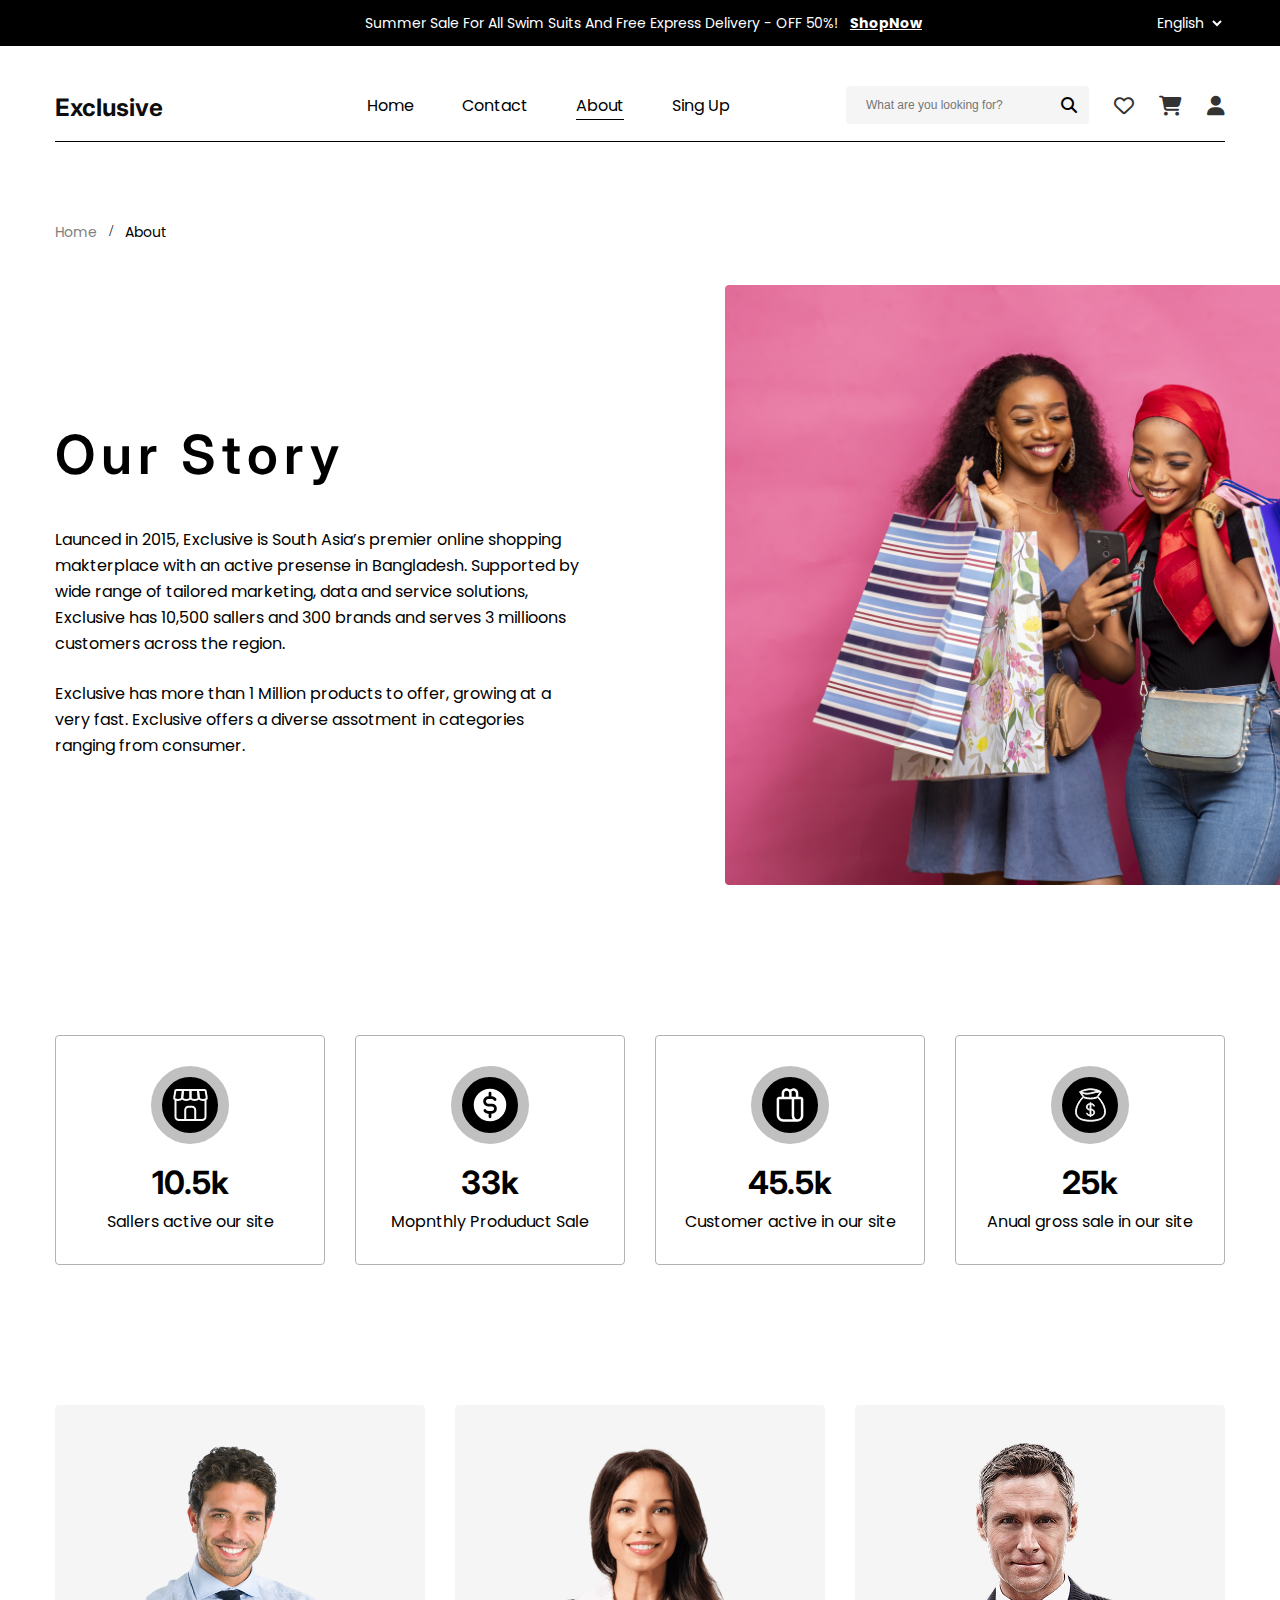
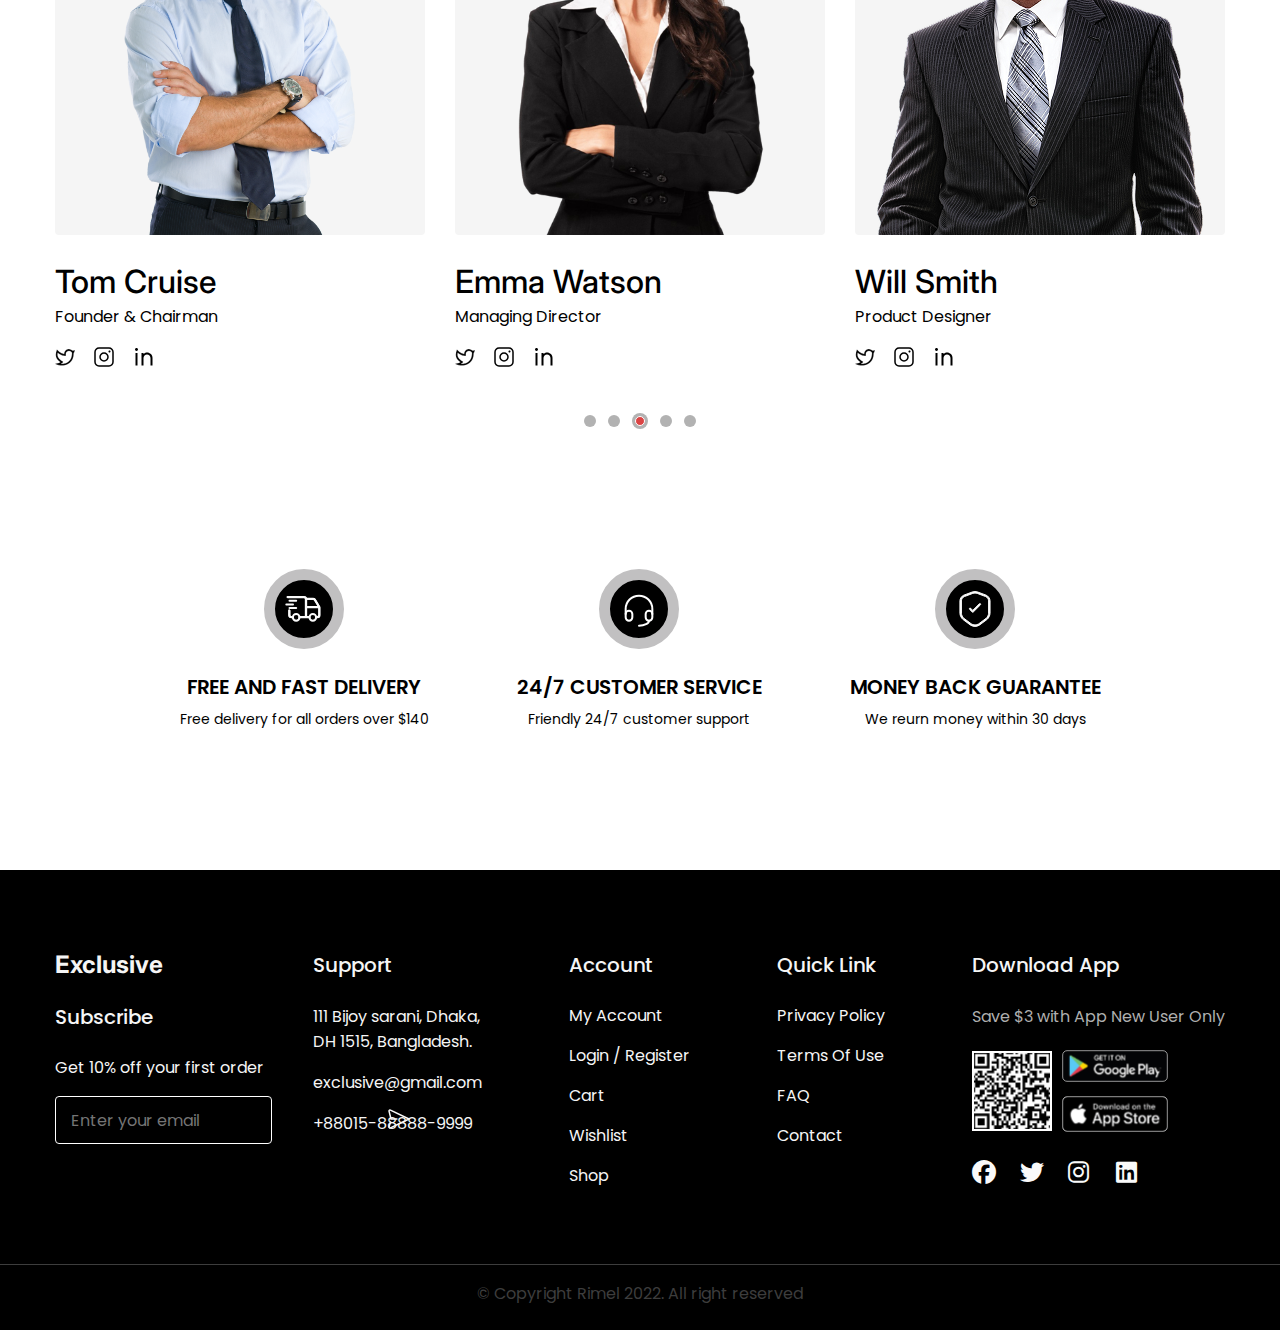
<file: about.html>
<!DOCTYPE html>
<html lang="en">

<head>
    <meta charset="UTF-8">
    <meta name="viewport" content="width=device-width, initial-scale=1.0">
    <link rel="preconnect" href="https://fonts.googleapis.com">
    <link rel="preconnect" href="https://fonts.gstatic.com" crossorigin>
    <link
        href="https://fonts.googleapis.com/css2?family=Inter:ital,opsz,wght@0,14..32,100..900;1,14..32,100..900&family=Poppins:ital,wght@0,100;0,200;0,300;0,400;0,500;0,600;0,700;0,800;0,900;1,100;1,200;1,300;1,400;1,500;1,600;1,700;1,800;1,900&display=swap"
        rel="stylesheet">
    <link rel="stylesheet" href="https://cdnjs.cloudflare.com/ajax/libs/font-awesome/6.5.0/css/all.min.css">
    <link rel="stylesheet" href="https://cdnjs.cloudflare.com/ajax/libs/font-awesome/6.5.0/css/all.min.css">
    <link rel="stylesheet" href="style.css">
    <link rel="stylesheet" href="./about.css">
    <title>Document</title>
</head>

<body>
    <header>
        <div class="banner__parent">
            <div class="banner container">

                <p class="banner__text">
                    Summer Sale For All Swim Suits And Free Express Delivery - OFF 50%!
                    <a href="#" class="banner__link">ShopNow</a>
                </p>
                <div class="language__selector">
                    <select>
                        <option value="en">English</option>
                        <option value="ru">Russion</option>
                        <option value="uz">Uzbek</option>
                    </select>
                </div>
            </div>
        </div>
        <div class="navbar container">
            <div class="nav">
                <div class="logo">
                    <a href="./index.html">
                        <p class="logo__text">Exclusive</p>
                    </a>
                </div>
                <nav class="menu">
                    <ul>
                        <li><a href="./index.html">Home</a></li>
                        <li><a href="./contact.html">Contact</a></li>
                        <li><a href="./about.html" class="active">About</a></li>
                        <li><a href="./sing-up.html">Sing Up</a></li>
                    </ul>
                </nav>
            </div>
            <div class="search">
                <div class="search__box">
                    <input type="search" placeholder="What are you looking for?" class="search__input">
                    <button class="search__button">
                        <i class="fa-solid fa-magnifying-glass"></i>
                    </button>
                </div>
                <a href="./washlist.html"><i class="fa-regular fa-heart cart__icon"></i></a>
                <a href="./card.html"><i class="fa-solid fa-cart-shopping saved__icon"></i></a>
                <a href="#"><i class="fa fa-user saved__icon"></i></a>
            </div>
        </div>
    </header>

    <main>
        <div class="container">
            <div class="about__nav">
                <ul>
                    <li><a href="#">Home</a></li>
                    <span>/</span>
                    <li><a class="active" href="#">About</a></li>
                </ul>
            </div>
            <div class="about_hero">
                <div class="about_hero-left">
                    <h1 class="about_title">Our Story</h1>
                    <p class="about_text">
                        Launced in 2015, Exclusive is South Asia’s premier online shopping makterplace with an active
                        presense in Bangladesh. Supported by wide range of tailored marketing, data and service
                        solutions, Exclusive has 10,500 sallers and 300 brands and serves 3 millioons customers across
                        the region.
                    </p>
                    <p class="about_text-two">
                        Exclusive has more than 1 Million products to offer, growing at a very fast. Exclusive offers a
                        diverse assotment in categories ranging from consumer.
                    </p>
                </div>
                <img class="about_hero-img" src="./img/about-hero-image.png" alt="">
            </div>

            <div class="about_services">
                <div class="about_shop">
                    <div><img src="./icon/shop.svg" alt=""></div>
                    <p class="shop_title">10.5k </p>
                    <p class="shop_text">Sallers active our site</p>
                </div>
                <div class="about_shop">
                    <div><img src="./icon/sale.svg" alt=""></div>
                    <p class="shop_title">33k </p>
                    <p class="shop_text">Mopnthly Produduct Sale</p>
                </div>
                <div class="about_shop">
                    <div><img src="./icon/shopping.svg" alt=""></div>
                    <p class="shop_title">45.5k </p>
                    <p class="shop_text">Customer active in our site</p>
                </div>
                <div class="about_shop">
                    <div><img src="./icon/moneybag.svg" alt=""></div>
                    <p class="shop_title">25k</p>
                    <p class="shop_text">Anual gross sale in our site</p>
                </div>
            </div>
            <div>
                <div class="about_socials">
                    <div class="socials_person">
                        <div class="person_img"><img class="socials_tom" src="./img/tom.png" alt=""></div>
                        <p class="about_socilas-title">Tom Cruise</p>
                        <p class="about_socialas-text">Founder & Chairman</p>
                        <div class="socialas_icons">
                            <a href="#"><img src="./icon/twiter.svg" alt=""></a>
                            <a href="#"><img src="./icon/icon-insta-socialas.svg" alt=""></a>
                            <a href="#"><img src="./icon/linkedin.svg" alt=""></a>
                        </div>
                    </div>
                    <div class="socials_person">
                        <div class="person_img"><img class="socials_emma" src="./img/emma.png" alt=""></div>
                        <p class="about_socilas-title">Emma Watson</p>
                        <p class="about_socialas-text">Managing Director</p>
                        <div class="socialas_icons">
                            <a href="#"><img src="./icon/twiter.svg" alt=""></a>
                            <a href="#"><img src="./icon/icon-insta-socialas.svg" alt=""></a>
                            <a href="#"><img src="./icon/linkedin.svg" alt=""></a>
                        </div>
                    </div>
                    <div class="socials_person">
                        <div class="person_img"><img class="socials_will" src="./img/will.png" alt=""></div>
                        <p class="about_socilas-title">Will Smith</p>
                        <p class="about_socialas-text">Product Designer</p>
                        <div class="socialas_icons">
                            <a href="#"><img src="./icon/twiter.svg" alt=""></a>
                            <a href="#"><img src="./icon/icon-insta-socialas.svg" alt=""></a>
                            <a href="#"><img src="./icon/linkedin.svg" alt=""></a>
                        </div>
                    </div>
                </div>
                <div class="about_socials-dot">
                    <div class="about_dots"></div>
                    <div class="about_dots"></div>
                    <div class="about_dots dotsactive">
                        <div class="about_dots-active"></div> 
                    </div>
                    <div class="about_dots"></div>
                    <div class="about_dots"></div>
                </div>
            </div>
            <div class="services">
                <div class="services__item">
                    <div class="services__box">
                        <img src="./img/icon-delivery.svg" alt="">
                    </div>
                    <h3 class="services__item__title">FREE AND FAST DELIVERY</h3>
                    <p class="services__item__text">Free delivery for all orders over $140</p>
                </div>
                <div class="services__item">
                    <div class="services__box">
                        <img src="./img/Icon-Customer service.svg" alt="">
                    </div>
                    <h3 class="services__item__title">24/7 CUSTOMER SERVICE</h3>
                    <p class="services__item__text">Friendly 24/7 customer support</p>
                </div>
                <div class="services__item">
                    <div class="services__box">
                        <img src="./img/Icon-secure.svg" alt="">
                    </div>
                    <h3 class="services__item__title">MONEY BACK GUARANTEE</h3>
                    <p class="services__item__text">We reurn money within 30 days</p>
                </div>
            </div>
        </div>
    </main>

    <footer>
        <div class="footer">
            <div class="footer__container container">
                <div class="footer__column">
                    <h3 class="footer__logo__title">Exclusive</h3>
                    <p class="footer__subtitle">Subscribe</p>
                    <p class="footer__text-1">Get 10% off your first order</p>
                    <form class="footer__form">
                        <input type="email" placeholder="Enter your email">
                        <button type="submit"><img src="./img/icon-send.svg" alt=""></button>
                    </form>
                </div>
                <div class="footer__parent">
                    <div class="footer__column">
                        <h3 class="footer__title">Support</h3>
                        <p class="footer__text">111 Bijoy sarani, Dhaka, <br> DH 1515, Bangladesh.</p>
                        <p class="footer__text">exclusive@gmail.com</p>
                        <p class="footer__text">+88015-88888-9999</p>
                    </div>

                    <div class="footer__column">
                        <h3 class="footer__title">Account</h3>
                        <ul>
                            <li><a href="#">My Account</a></li>
                            <li><a href="#">Login / Register</a></li>
                            <li><a href="#">Cart</a></li>
                            <li><a href="#">Wishlist</a></li>
                            <li><a href="#">Shop</a></li>
                        </ul>
                    </div>

                    <div class="footer__column">
                        <h3 class="footer__title">Quick Link</h3>
                        <ul>
                            <li><a href="#">Privacy Policy</a></li>
                            <li><a href="#">Terms Of Use</a></li>
                            <li><a href="#">FAQ</a></li>
                            <li><a href="#">Contact</a></li>
                        </ul>
                    </div>

                    <div class="footer__cloumn">
                        <h3 class="footer__title">Download App</h3>
                        <p class="footer__text footer__text-2">Save $3 with App New User Only</p>
                        <div class="app__download">
                            <img src="./img/Qrcode 1.svg" alt="">
                            <div class="footer__apps">
                                <a href="#"><a href="#"><img src="./img/googleplay.svg" alt=""></a></a>
                                <a href="#"><a href="#"><img src="./img/appstore.svg" alt=""></a></a>
                            </div>
                        </div>
                        <div class="footer_socials">
                            <a href="#"><i class="fab fa-facebook"></i></a>
                            <a href="#"><i class="fab fa-twitter"></i></a>
                            <a href="#"><i class="fab fa-instagram"></i></a>
                            <a href="#"><i class="fab fa-linkedin"></i></a>
                        </div>
                    </div>
                </div>
            </div>

            <div class="footer__button">
                <p>&copy; Copyright Rimel 2022. All right reserved</p>
            </div>
        </div>
    </footer>

</body>

</html>
</file>
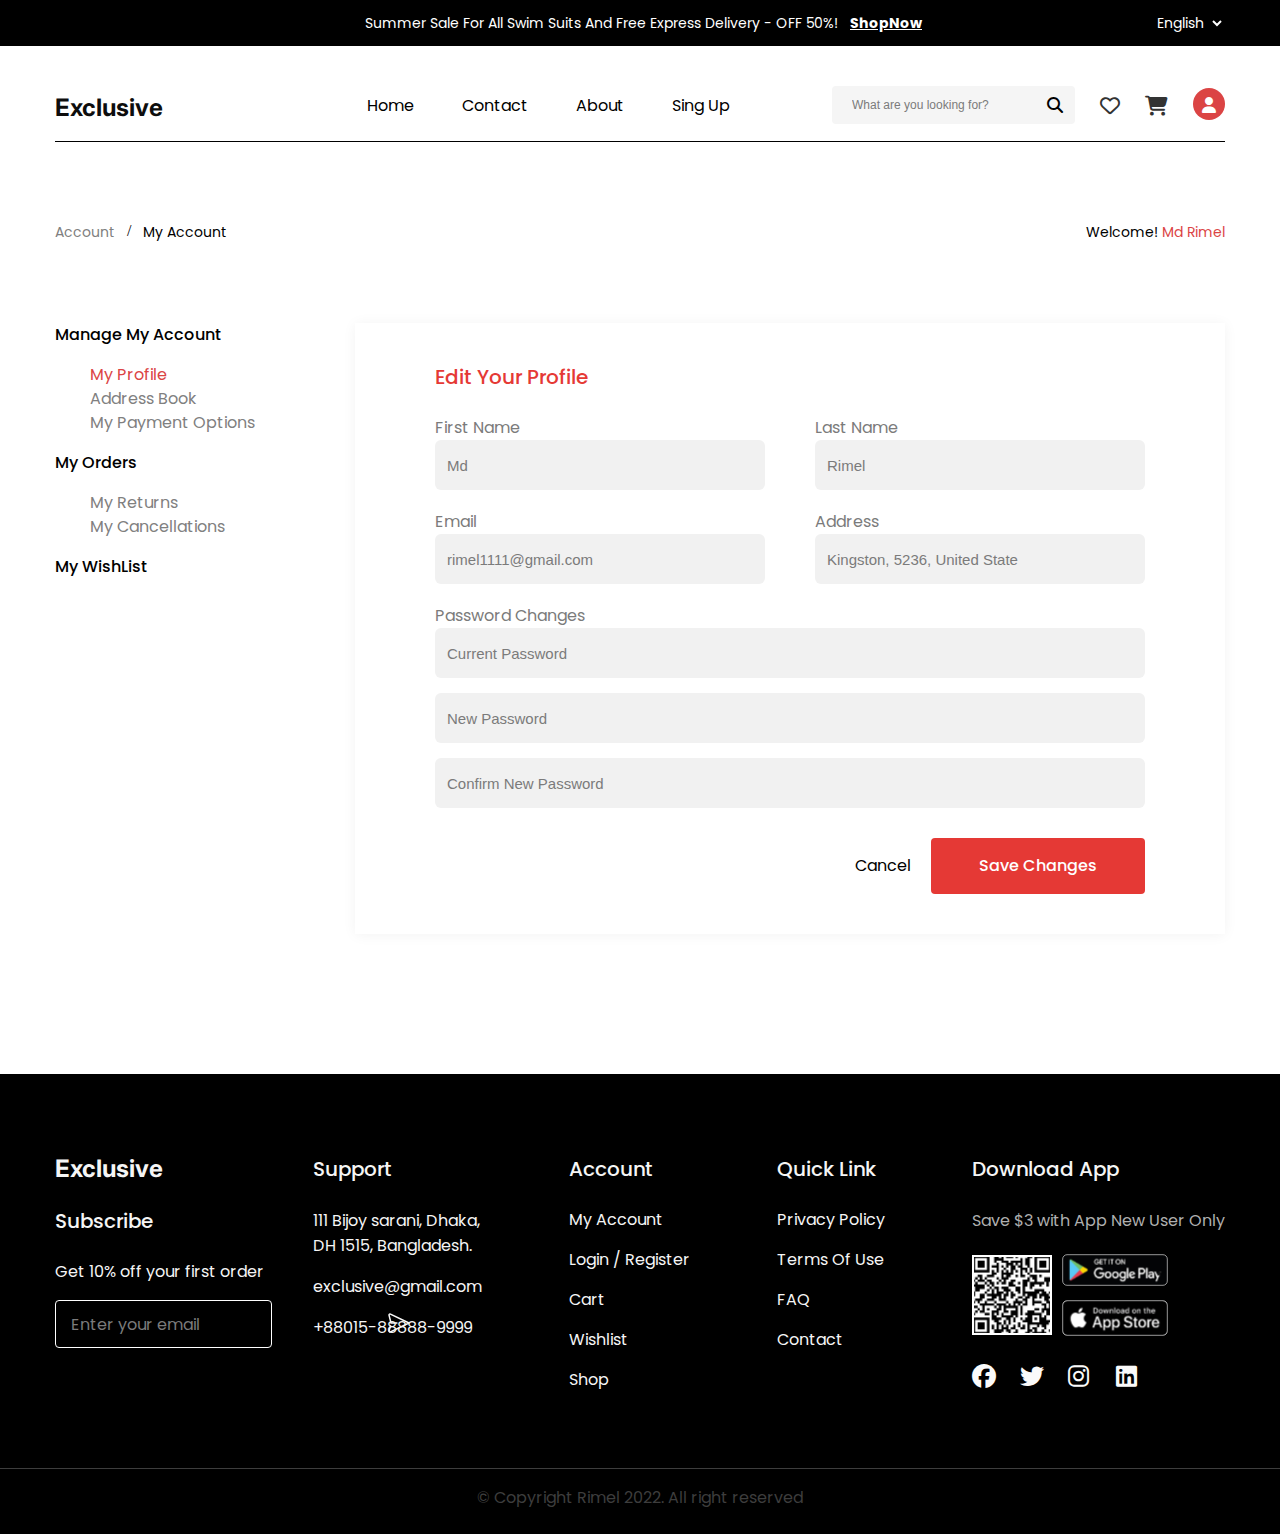
<file: account.html>
<!DOCTYPE html>
<html lang="en">

<head>
    <meta charset="UTF-8">
    <meta name="viewport" content="width=device-width, initial-scale=1.0">
    <link rel="preconnect" href="https://fonts.googleapis.com">
    <link rel="preconnect" href="https://fonts.gstatic.com" crossorigin>
    <link
        href="https://fonts.googleapis.com/css2?family=Inter:ital,opsz,wght@0,14..32,100..900;1,14..32,100..900&family=Poppins:ital,wght@0,100;0,200;0,300;0,400;0,500;0,600;0,700;0,800;0,900;1,100;1,200;1,300;1,400;1,500;1,600;1,700;1,800;1,900&display=swap"
        rel="stylesheet">
    <link rel="stylesheet" href="https://cdnjs.cloudflare.com/ajax/libs/font-awesome/6.5.0/css/all.min.css">
    <link rel="stylesheet" href="https://cdnjs.cloudflare.com/ajax/libs/font-awesome/6.5.0/css/all.min.css">
    <link rel="stylesheet" href="style.css">
    <link rel="stylesheet" href="account.css">
    <title>Document</title>
</head>

<body>
    <header>
        <div class="banner__parent">
            <div class="banner container">

                <p class="banner__text">
                    Summer Sale For All Swim Suits And Free Express Delivery - OFF 50%!
                    <a href="#" class="banner__link">ShopNow</a>
                </p>
                <div class="language__selector">
                    <select>
                        <option value="en">English</option>
                        <option value="ru">Russion</option>
                        <option value="uz">Uzbek</option>
                    </select>
                </div>
            </div>
        </div>
        <div class="navbar container">
            <div class="nav">
                <div class="logo">
                    <a href="./index.html">
                        <p class="logo__text">Exclusive</p>
                    </a>
                </div>
                <nav class="menu">
                    <ul>
                        <li><a href="./index.html">Home</a></li>
                        <li><a href="./contact.html">Contact</a></li>
                        <li><a href="./about.html">About</a></li>
                        <li><a href="./sing-up.html">Sing Up</a></li>
                    </ul>
                </nav>
            </div>
            <div class="search">
                <div class="search__box">
                    <input type="search" placeholder="What are you looking for?" class="search__input">
                    <button class="search__button">
                        <i class="fa-solid fa-magnifying-glass"></i>
                    </button>
                </div>
                <a href="./washlist.html"><i class="fa-regular fa-heart cart__icon"></i></a>
                <a href="./card.html"><i class="fa-solid fa-cart-shopping saved__icon"></i></a>
                <div class="accoun_user-icon">
                    <a href="./account.html"><i class="fa fa-user saved__icon"></i></a>
                </div>
            </div>
        </div>
    </header>

    <main>
        <div class="container">
            <div class="checkout__nav">
                <ul>
                    <li><a href="#">Account</a></li>
                    <span>/</span>
                    <li><a class="active" href="#">My Account</a></li>
                </ul>

                <p class="welcom_title">Welcome! <span>Md Rimel</span></p>
            </div>

            <div class="parent_account">
                <div class="account_section">
                    <p class="pages_title">Manage My Account</p>
                    <ul>
                        <li><a class="active" href="#">My Profile</a></li>
                        <li><a href="#">Address Book</a></li>
                        <li><a href="#">My Payment Options</a></li>
                    </ul>
                    <p class="pages_title">My Orders</p>
                    <ul>
                        <li><a href="#">My Returns</a></li>
                        <li><a href="#">My Cancellations</a></li>
                    </ul>
                    <p class="pages_title">My WishList</p>
                </div>

                <div class="account_info">
                        <h2 class="info_title">Edit Your Profile</h2>

                        <div class="form-row">
                          <div class="form-group">
                            <label>First Name</label>
                            <input type="text" placeholder="Md">
                          </div>
                          <div class="form-group">
                            <label>Last Name</label>
                            <input type="text" placeholder="Rimel">
                          </div>
                        </div>
                      
                        <div class="form-row">
                          <div class="form-group">
                            <label>Email</label>
                            <input type="email" placeholder="rimel1111@gmail.com">
                          </div>
                          <div class="form-group">
                            <label>Address</label>
                            <input type="text" placeholder="Kingston, 5236, United State">
                          </div>
                        </div>
                      
                        <div class="form-group-2">
                          <label>Password Changes</label>
                          <input type="password" placeholder="Current Password">
                          <input type="password" placeholder="New Password">
                          <input type="password" placeholder="Confirm New Password">
                        </div>
                      
                        <div class="form-actions">
                          <button class="cancel-btn">Cancel</button>
                          <button class="save-btn">Save Changes</button>
                        </div>
                      
                </div>

            </div>


        </div>
    </main>



    <footer class="" container>
        <div class="footer">
            <div class="footer__container container">
                <div class="footer__column">
                    <h3 class="footer__logo__title">Exclusive</h3>
                    <p class="footer__subtitle">Subscribe</p>
                    <p class="footer__text-1">Get 10% off your first order</p>
                    <form class="footer__form">
                        <input type="email" placeholder="Enter your email">
                        <button type="submit"><img src="./img/icon-send.svg" alt=""></button>
                    </form>
                </div>
                <div class="footer__parent">
                    <div class="footer__column">
                        <h3 class="footer__title">Support</h3>
                        <p class="footer__text">111 Bijoy sarani, Dhaka, <br> DH 1515, Bangladesh.</p>
                        <p class="footer__text">exclusive@gmail.com</p>
                        <p class="footer__text">+88015-88888-9999</p>
                    </div>

                    <div class="footer__column">
                        <h3 class="footer__title">Account</h3>
                        <ul>
                            <li><a href="#">My Account</a></li>
                            <li><a href="#">Login / Register</a></li>
                            <li><a href="#">Cart</a></li>
                            <li><a href="#">Wishlist</a></li>
                            <li><a href="#">Shop</a></li>
                        </ul>
                    </div>

                    <div class="footer__column">
                        <h3 class="footer__title">Quick Link</h3>
                        <ul>
                            <li><a href="#">Privacy Policy</a></li>
                            <li><a href="#">Terms Of Use</a></li>
                            <li><a href="#">FAQ</a></li>
                            <li><a href="#">Contact</a></li>
                        </ul>
                    </div>

                    <div class="footer__cloumn">
                        <h3 class="footer__title">Download App</h3>
                        <p class="footer__text footer__text-2">Save $3 with App New User Only</p>
                        <div class="app__download">
                            <img src="./img/Qrcode 1.svg" alt="">
                            <div class="footer__apps">
                                <a href="#"><a href="#"><img src="./img/googleplay.svg" alt=""></a></a>
                                <a href="#"><a href="#"><img src="./img/appstore.svg" alt=""></a></a>
                            </div>
                        </div>
                        <div class="footer_socials">
                            <a href="#"><i class="fab fa-facebook"></i></a>
                            <a href="#"><i class="fab fa-twitter"></i></a>
                            <a href="#"><i class="fab fa-instagram"></i></a>
                            <a href="#"><i class="fab fa-linkedin"></i></a>
                        </div>
                    </div>
                </div>
            </div>

            <div class="footer__button">
                <p>&copy; Copyright Rimel 2022. All right reserved</p>
            </div>
        </div>
    </footer>
</body>

</html>
</file>
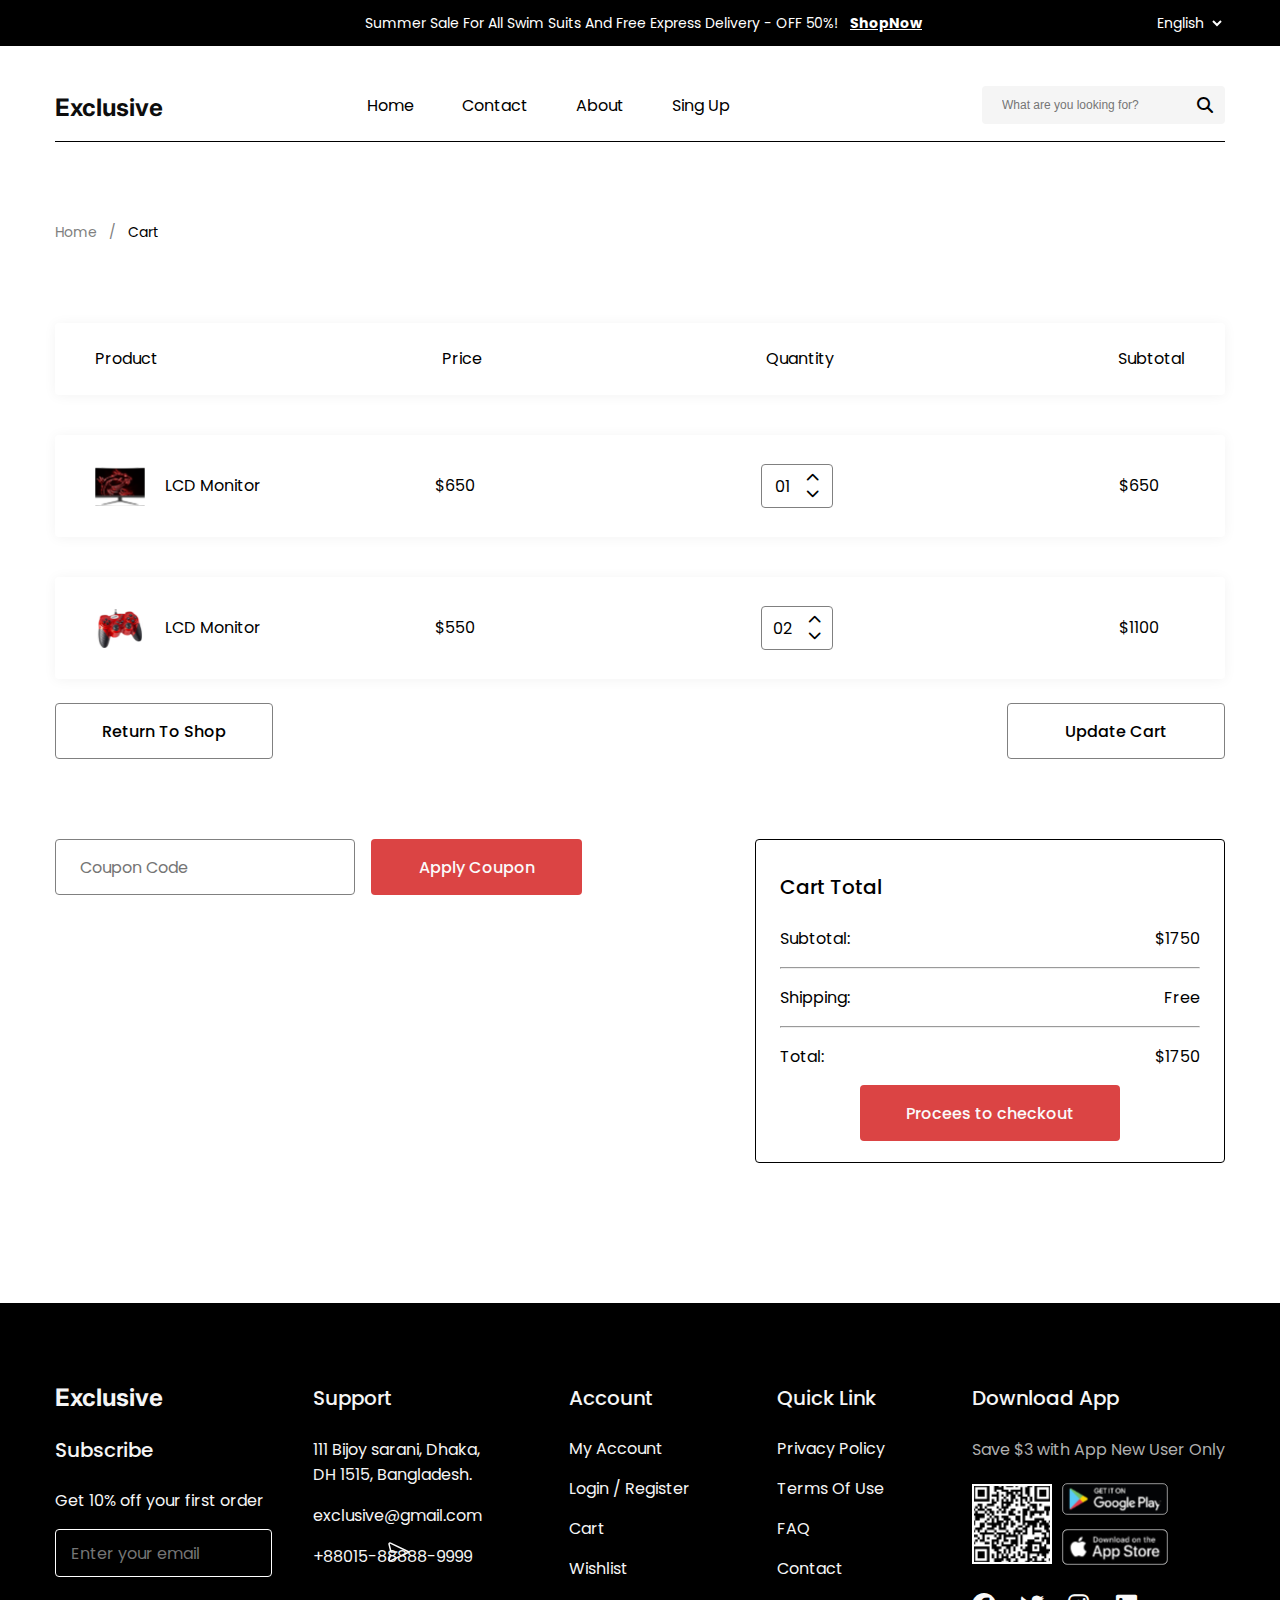
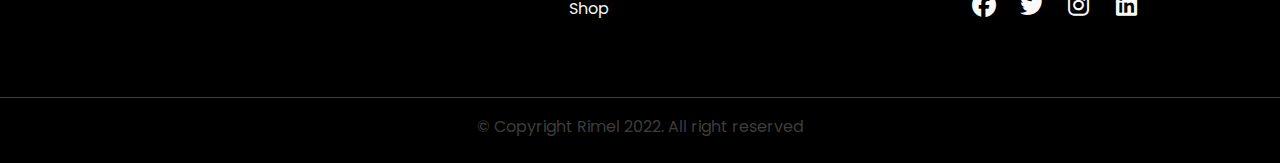
<file: card.html>
<!DOCTYPE html>
<html lang="en">

<head>
    <meta charset="UTF-8">
    <meta name="viewport" content="width=device-width, initial-scale=1.0">
    <link rel="preconnect" href="https://fonts.googleapis.com">
    <link rel="preconnect" href="https://fonts.gstatic.com" crossorigin>
    <link
        href="https://fonts.googleapis.com/css2?family=Inter:ital,opsz,wght@0,14..32,100..900;1,14..32,100..900&family=Poppins:ital,wght@0,100;0,200;0,300;0,400;0,500;0,600;0,700;0,800;0,900;1,100;1,200;1,300;1,400;1,500;1,600;1,700;1,800;1,900&display=swap"
        rel="stylesheet">
    <link rel="stylesheet" href="https://cdnjs.cloudflare.com/ajax/libs/font-awesome/6.5.0/css/all.min.css">
    <link rel="stylesheet" href="https://cdnjs.cloudflare.com/ajax/libs/font-awesome/6.5.0/css/all.min.css">
    <link rel="stylesheet" href="style.css">
    <link rel="stylesheet" href="card.css">
    <title>Document</title>
</head>

<body>
    <header>
        <div class="banner__parent">
            <div class="banner container">

                <p class="banner__text">
                    Summer Sale For All Swim Suits And Free Express Delivery - OFF 50%!
                    <a href="#" class="banner__link">ShopNow</a>
                </p>
                <div class="language__selector">
                    <select>
                        <option value="en">English</option>
                        <option value="ru">Russion</option>
                        <option value="uz">Uzbek</option>
                    </select>
                </div>
            </div>
        </div>
        <div class="navbar container">
            <div class="nav">
                <div class="logo">
                    <a href="./index.html">
                        <p class="logo__text">Exclusive</p>
                    </a>
                </div>
                <nav class="menu">
                    <ul>
                        <li><a href="./index.html">Home</a></li>
                        <li><a href="./contact.html">Contact</a></li>
                        <li><a href="./about.html">About</a></li>
                        <li><a href="./sing-up.html">Sing Up</a></li>
                    </ul>
                </nav>
            </div>
            <div class="search">
                <div class="search__box">
                    <input type="search" placeholder="What are you looking for?" class="search__input">
                    <button class="search__button">
                        <i class="fa-solid fa-magnifying-glass"></i>
                    </button>
                </div>
            </div>
        </div>
    </header>


    <main>
        <section class="container">
            <div class="cartpage">
                <div class="cart__title">
                    <a href="#">Home</a>
                    <p class="slesh">/</p>
                    <a href="#"><span>Cart</span></a>
                </div>
                <div class="cartpage__item">
                    <div class="cartpage__box">
                        <p class="cart__text">Product</p>
                        <p class="cart__text">Price</p>
                        <p class="cart__text">Quantity</p>
                        <p class="cart__text">Subtotal</p>
                    </div>

                    <div class="cartpage__box2">
                        <div class="img_box">
                            <span class="close-icon">&times;</span>
                            <img class="monitor__small" src="./img/tv.svg"
                                    alt="">
                            <p class="cart__text monitor__text">LCD Monitor</p>
                        </div>
                        <div class="info_box">
                            <p class="cart__text cart__price">$650</p>
                            <div class="cart__input">
                                <p>01</p>
                                <div class="cart__arrow">
                                    <button>
                                        <i class="fa-solid fa-chevron-up"></i>
                                    </button>
                                    <button>
                                        <i class="fa-solid fa-chevron-down"></i>
                                    </button>
                                </div>
                            </div>
                            <p class="cart__text">$650</p>
                        </div>
                    </div>

                    <div class="cartpage__box2">
                        <div class="img_box">
                            <span class="close-icon">&times;</span>
                            <img class="monitor__small" src="./img/ps.svg"
                                    alt="">
                            <p class="cart__text monitor__text">LCD Monitor</p>
                        </div>
                        <div class="info_box">
                            <p class="cart__text cart__price">$550</p>
                            <div class="cart__input">
                                <p>02</p>
                                <div class="cart__arrow">
                                    <button>
                                        <i class="fa-solid fa-chevron-up"></i>
                                    </button>
                                    <button>
                                        <i class="fa-solid fa-chevron-down"></i>
                                    </button>
                                </div>
                            </div>
                            <p class="cart__text">$1100</p>
                        </div>
                    </div>
                </div>
                <div class="cart__btn">
                    <button>Return To Shop</button>
                    <button>Update Cart</button>
                </div>
            </div>

            <div class="cart__total">
                <div class="coupon">
                    <input type="search" name="" id="" placeholder="Coupon Code">
                    <button class="coupon__btn">Apply Coupon</button>
                </div>
                    <div class="total__box">
                        <h2 class="total__title">Cart Total</h2>
                        <div class="total__line line-item">
                          <span>Subtotal:</span>
                          <span>$1750</span>
                        </div>
                        <hr>
                        <div class="line-item">
                          <span>Shipping:</span>
                          <span>Free</span>
                        </div>
                        <hr>
                        <div class="line-item">
                          <span>Total:</span>
                          <span>$1750</span>
                        </div>
                        <div class="total__btn">
                            <a href="./checkout.html" class="checkout-btn">Procees to checkout</a>
                        </div>
                    </div>
            </div>
        </section>
    </main>


    <footer>
        <div class="footer">
            <div class="footer__container container">
                <div class="footer__column">
                    <h3 class="footer__logo__title">Exclusive</h3>
                    <p class="footer__subtitle">Subscribe</p>
                    <p class="footer__text-1">Get 10% off your first order</p>
                    <form class="footer__form">
                        <input type="email" placeholder="Enter your email">
                        <button type="submit"><img src="./img/icon-send.svg" alt=""></button>
                    </form>
                </div>
                <div class="footer__parent">
                    <div class="footer__column">
                        <h3 class="footer__title">Support</h3>
                        <p class="footer__text">111 Bijoy sarani, Dhaka, <br> DH 1515, Bangladesh.</p>
                        <p class="footer__text">exclusive@gmail.com</p>
                        <p class="footer__text">+88015-88888-9999</p>
                    </div>

                    <div class="footer__column">
                        <h3 class="footer__title">Account</h3>
                        <ul>
                            <li><a href="#">My Account</a></li>
                            <li><a href="#">Login / Register</a></li>
                            <li><a href="#">Cart</a></li>
                            <li><a href="#">Wishlist</a></li>
                            <li><a href="#">Shop</a></li>
                        </ul>
                    </div>

                    <div class="footer__column">
                        <h3 class="footer__title">Quick Link</h3>
                        <ul>
                            <li><a href="#">Privacy Policy</a></li>
                            <li><a href="#">Terms Of Use</a></li>
                            <li><a href="#">FAQ</a></li>
                            <li><a href="#">Contact</a></li>
                        </ul>
                    </div>

                    <div class="footer__cloumn">
                        <h3 class="footer__title">Download App</h3>
                        <p class="footer__text footer__text-2">Save $3 with App New User Only</p>
                        <div class="app__download">
                            <img src="./img/Qrcode 1.svg" alt="">
                            <div class="footer__apps">
                                <a href="#"><a href="#"><img src="./img/googleplay.svg" alt=""></a></a>
                                <a href="#"><a href="#"><img src="./img/appstore.svg" alt=""></a></a>
                            </div>
                        </div>
                        <div class="footer_socials">
                            <a href="#"><i class="fab fa-facebook"></i></a>
                            <a href="#"><i class="fab fa-twitter"></i></a>
                            <a href="#"><i class="fab fa-instagram"></i></a>
                            <a href="#"><i class="fab fa-linkedin"></i></a>
                        </div>
                    </div>
                </div>
            </div>

            <div class="footer__button">
                <p>&copy; Copyright Rimel 2022. All right reserved</p>
            </div>
        </div>
    </footer>
</body>

</html>
</file>
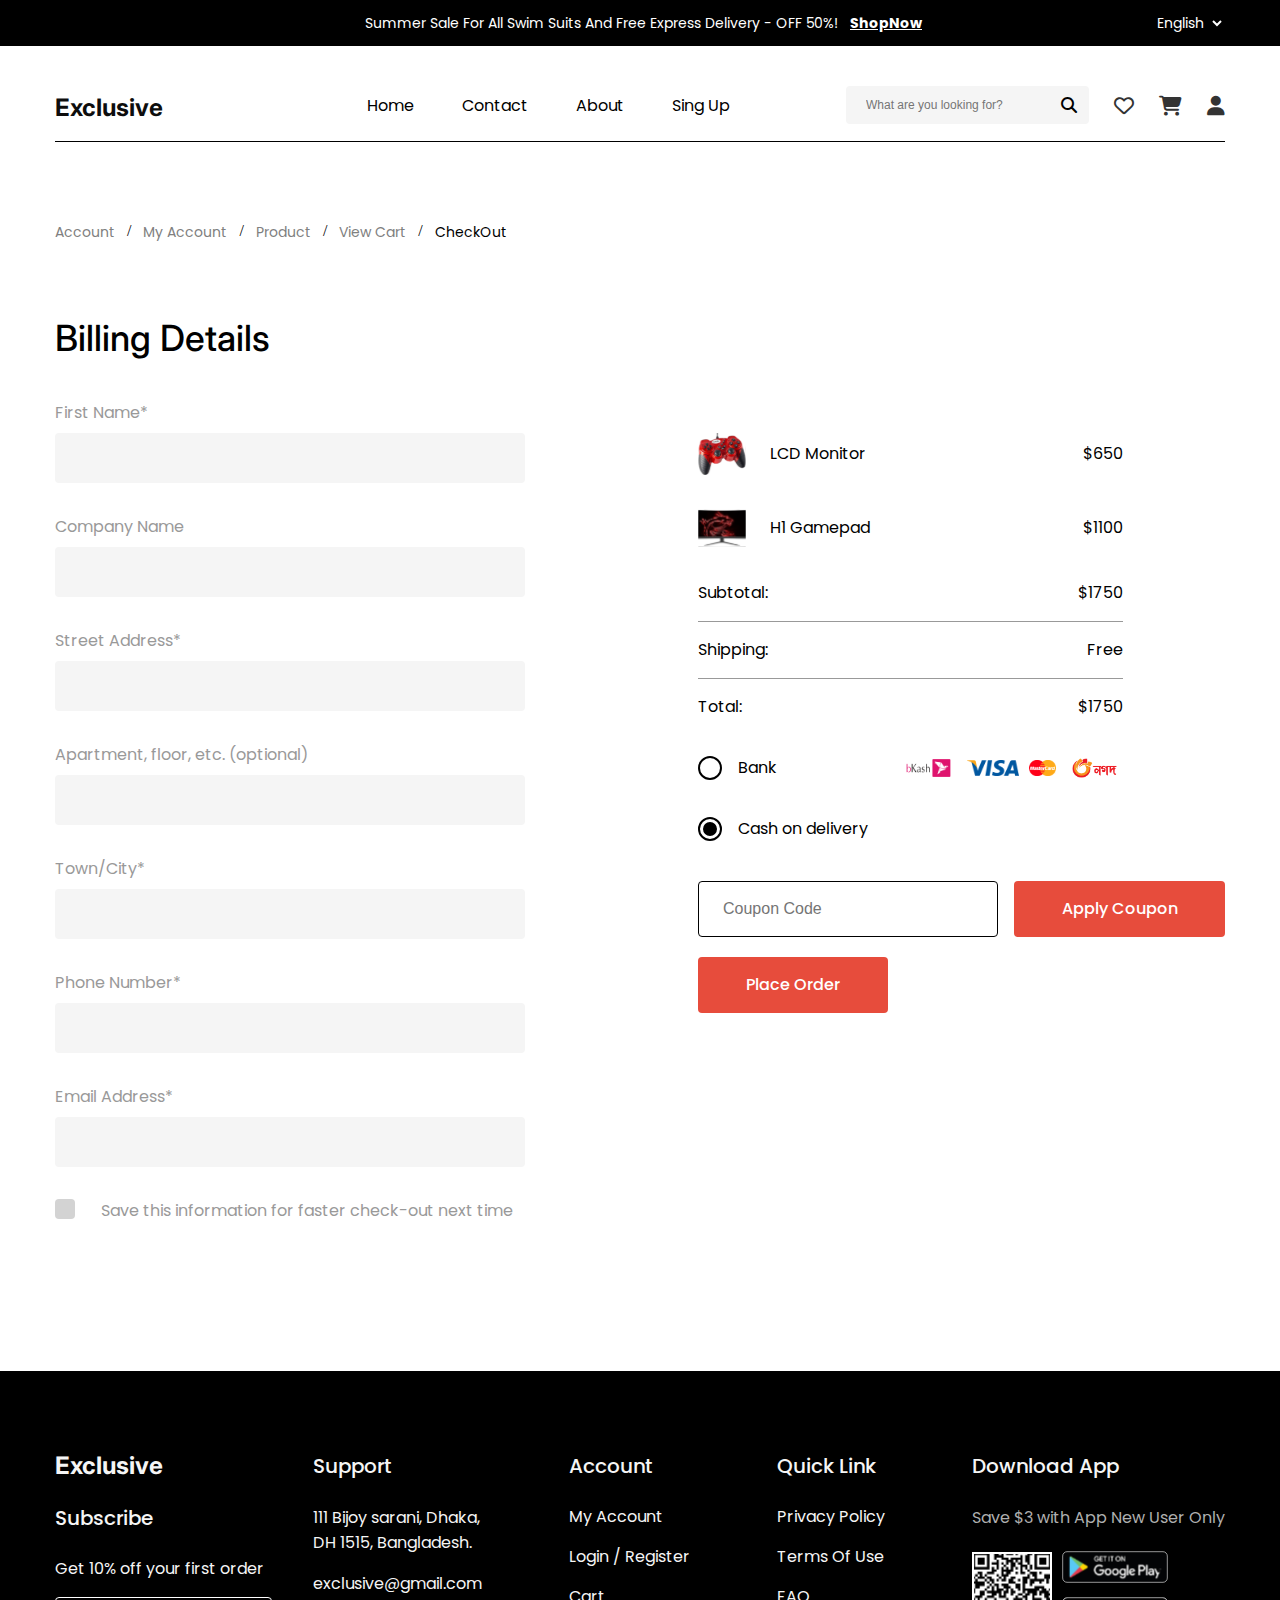
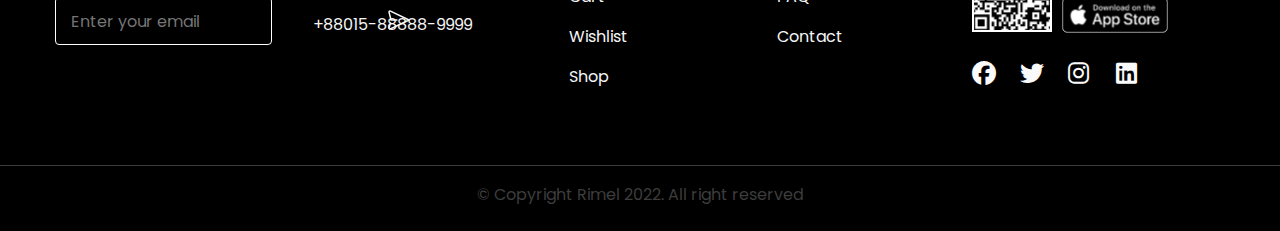
<file: checkout.html>
<!DOCTYPE html>
<html lang="en">

<head>
    <meta charset="UTF-8">
    <meta name="viewport" content="width=device-width, initial-scale=1.0">
    <link rel="preconnect" href="https://fonts.googleapis.com">
    <link rel="preconnect" href="https://fonts.gstatic.com" crossorigin>
    <link
        href="https://fonts.googleapis.com/css2?family=Inter:ital,opsz,wght@0,14..32,100..900;1,14..32,100..900&family=Poppins:ital,wght@0,100;0,200;0,300;0,400;0,500;0,600;0,700;0,800;0,900;1,100;1,200;1,300;1,400;1,500;1,600;1,700;1,800;1,900&display=swap"
        rel="stylesheet">
    <link rel="stylesheet" href="https://cdnjs.cloudflare.com/ajax/libs/font-awesome/6.5.0/css/all.min.css">
    <link rel="stylesheet" href="https://cdnjs.cloudflare.com/ajax/libs/font-awesome/6.5.0/css/all.min.css">
    <link rel="stylesheet" href="style.css">
    <link rel="stylesheet" href="checkout.css">
    <title>Document</title>
</head>

<body>
    <header>
        <div class="banner__parent">
            <div class="banner container">

                <p class="banner__text">
                    Summer Sale For All Swim Suits And Free Express Delivery - OFF 50%!
                    <a href="#" class="banner__link">ShopNow</a>
                </p>
                <div class="language__selector">
                    <select>
                        <option value="en">English</option>
                        <option value="ru">Russion</option>
                        <option value="uz">Uzbek</option>
                    </select>
                </div>
            </div>
        </div>
        <div class="navbar container">
            <div class="nav">
                <div class="logo">
                    <a href="./index.html">
                        <p class="logo__text">Exclusive</p>
                    </a>
                </div>
                <nav class="menu">
                    <ul>
                        <li><a href="./index.html">Home</a></li>
                        <li><a href="./contact.html">Contact</a></li>
                        <li><a href="./about.html">About</a></li>
                        <li><a href="./sing-up.html">Sing Up</a></li>
                    </ul>
                </nav>
            </div>
            <div class="search">
                <div class="search__box">
                    <input type="search" placeholder="What are you looking for?" class="search__input">
                    <button class="search__button">
                        <i class="fa-solid fa-magnifying-glass"></i>
                    </button>
                </div>
                <a href="./washlist.html"><i class="fa-regular fa-heart cart__icon"></i></a>
                <a href="./card.html"><i class="fa-solid fa-cart-shopping saved__icon"></i></a>
                <a href="./account.html"><i class="fa fa-user saved__icon"></i></a>
            </div>
        </div>
    </header>

    <main>
        <div class="container">
            <div class="checkout__nav">
                <ul>
                    <li><a href="#">Account</a></li>
                    <span>/</span>
                    <li><a href="#">My Account</a></li>
                    <span>/</span>
                    <li><a href="#">Product</a></li>
                    <span>/</span>
                    <li><a href="#">View Cart</a></li>
                    <span>/</span>
                    <li><a href="#">
                            <p class="checkout__text">CheckOut</p>
                        </a></li>
                </ul>
            </div>

            <div class="breadcrumb">
                <div class="breadcrumb_list">
                    <h1 class="breadcrumb__title">Billing Details</h1>
                    <form class="form">
                        <label>First Name<span>*</span></label>
                        <input type="text" required />

                        <label>Company Name</label>
                        <input type="text" />

                        <label>Street Address<span>*</span></label>
                        <input type="text" required />

                        <label>Apartment, floor, etc. (optional)</label>
                        <input type="text" />

                        <label>Town/City<span>*</span></label>
                        <input type="text" required />

                        <label>Phone Number<span>*</span></label>
                        <input type="tel" required />

                        <label>Email Address<span>*</span></label>
                        <input type="email" required />

                        <div class="checkbox-group">
                            <input type="checkbox" id="save-info" />
                            <label for="save-info">Save this information for faster check-out next time</label>
                        </div>
                    </form>
                </div>

                <div class="breadcrumb__list2">
                    <div class="order-summary">
                        <div class="summary">
                            <div class="breadcrumb__item">
                                <div class="breadcrumb__item__product">
                                    <img src="./img/ps.svg" alt="LCD Monitor" />
                                    <span>LCD Monitor</span>
                                </div>
                                <span>$650</span>
                            </div>

                            <div class="breadcrumb__item">
                                <div class="breadcrumb__item__product">
                                    <img src="./img/tv.svg" alt="LCD Monitor" />
                                    <span>H1 Gamepad</span>
                                </div>
                                <span>$1100</span>
                            </div>
                        </div>


                        <div class="summary-2">
                            <div class="breadcrumb__line">
                                <span>Subtotal:</span><span>$1750</span>
                            </div>
                            <hr />
                            <div class="breadcrumb__line">
                                <span>Shipping:</span><span>Free</span>
                            </div>
                            <hr />
                            <div class="breadcrumb__line">
                                <span>Total:</span><span>$1750</span>
                            </div>

                            <div class="payment-methods">
                                <div class="methods">
                                    <div class="input__bank">
                                        <div class="methods_input"></div>
                                        <p>Bank</p>
                                    </div>
                                    <div class="bankcard__img">
                                        <img class="bkash" src="./img/bkash.png" alt="">
                                        <img class="bankcard" src="./img/visa.png" alt="">
                                        <img class="bankcard" src="./img/mastercard.png" alt="">
                                        <img class="bkash" src="./img/nagad.png" alt="">
                                    </div>
                                </div>
                                <div class="methods2">
                                    <div class="input__bank">
                                        <div class="methods_input">
                                            <div class="methods_input"></div>
                                        </div>
                                        <p>Cash on delivery</p>
                                    </div>
                                </div>
                            </div>
                        </div>



                        <div class="coupon">
                            <input type="text" placeholder="Coupon Code" />
                            <button>Apply Coupon</button>
                        </div>

                        <button class="place-order">Place Order</button>
                    </div>
                </div>
            </div>
        </div>
    </main>



    <footer class="" container>
        <div class="footer">
            <div class="footer__container container">
                <div class="footer__column">
                    <h3 class="footer__logo__title">Exclusive</h3>
                    <p class="footer__subtitle">Subscribe</p>
                    <p class="footer__text-1">Get 10% off your first order</p>
                    <form class="footer__form">
                        <input type="email" placeholder="Enter your email">
                        <button type="submit"><img src="./img/icon-send.svg" alt=""></button>
                    </form>
                </div>
                <div class="footer__parent">
                    <div class="footer__column">
                        <h3 class="footer__title">Support</h3>
                        <p class="footer__text">111 Bijoy sarani, Dhaka, <br> DH 1515, Bangladesh.</p>
                        <p class="footer__text">exclusive@gmail.com</p>
                        <p class="footer__text">+88015-88888-9999</p>
                    </div>

                    <div class="footer__column">
                        <h3 class="footer__title">Account</h3>
                        <ul>
                            <li><a href="#">My Account</a></li>
                            <li><a href="#">Login / Register</a></li>
                            <li><a href="#">Cart</a></li>
                            <li><a href="#">Wishlist</a></li>
                            <li><a href="#">Shop</a></li>
                        </ul>
                    </div>

                    <div class="footer__column">
                        <h3 class="footer__title">Quick Link</h3>
                        <ul>
                            <li><a href="#">Privacy Policy</a></li>
                            <li><a href="#">Terms Of Use</a></li>
                            <li><a href="#">FAQ</a></li>
                            <li><a href="#">Contact</a></li>
                        </ul>
                    </div>

                    <div class="footer__cloumn">
                        <h3 class="footer__title">Download App</h3>
                        <p class="footer__text footer__text-2">Save $3 with App New User Only</p>
                        <div class="app__download">
                            <img src="./img/Qrcode 1.svg" alt="">
                            <div class="footer__apps">
                                <a href="#"><a href="#"><img src="./img/googleplay.svg" alt=""></a></a>
                                <a href="#"><a href="#"><img src="./img/appstore.svg" alt=""></a></a>
                            </div>
                        </div>
                        <div class="footer_socials">
                            <a href="#"><i class="fab fa-facebook"></i></a>
                            <a href="#"><i class="fab fa-twitter"></i></a>
                            <a href="#"><i class="fab fa-instagram"></i></a>
                            <a href="#"><i class="fab fa-linkedin"></i></a>
                        </div>
                    </div>
                </div>
            </div>

            <div class="footer__button">
                <p>&copy; Copyright Rimel 2022. All right reserved</p>
            </div>
        </div>
    </footer>
</body>

</html>
</file>
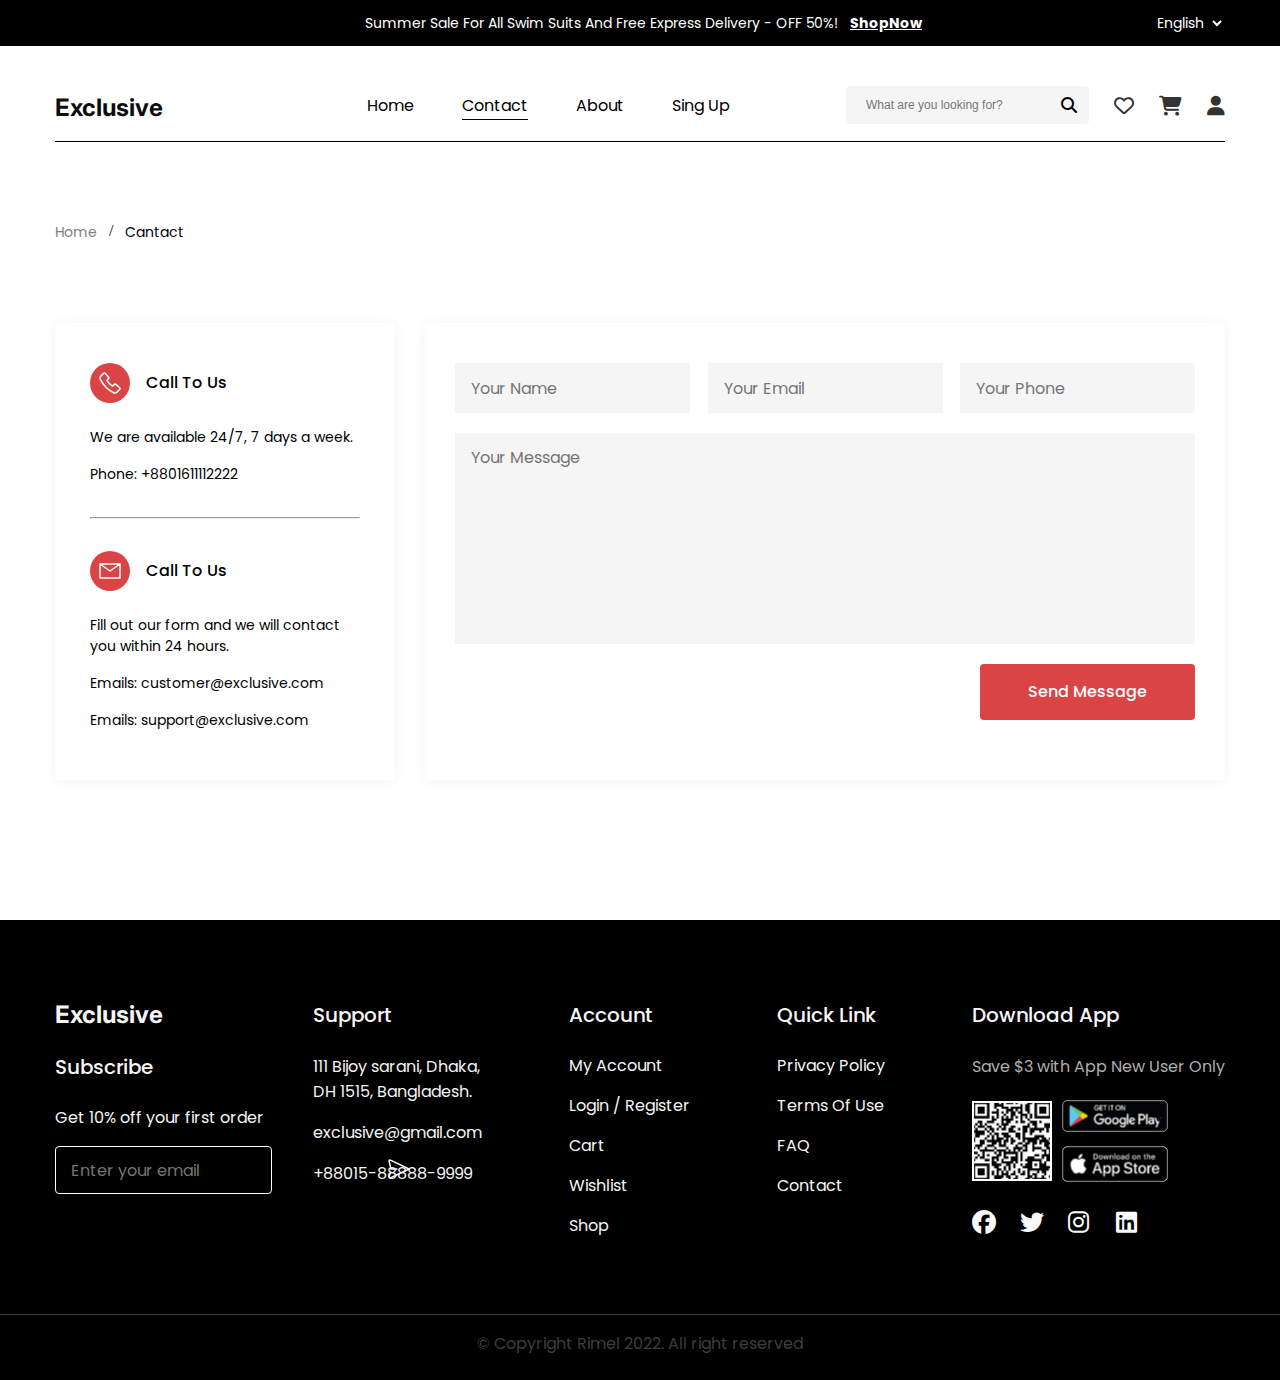
<file: contact.html>
<!DOCTYPE html>
<html lang="en">

<head>
    <meta charset="UTF-8">
    <meta name="viewport" content="width=device-width, initial-scale=1.0">
    <link rel="preconnect" href="https://fonts.googleapis.com">
    <link rel="preconnect" href="https://fonts.gstatic.com" crossorigin>
    <link
        href="https://fonts.googleapis.com/css2?family=Inter:ital,opsz,wght@0,14..32,100..900;1,14..32,100..900&family=Poppins:ital,wght@0,100;0,200;0,300;0,400;0,500;0,600;0,700;0,800;0,900;1,100;1,200;1,300;1,400;1,500;1,600;1,700;1,800;1,900&display=swap"
        rel="stylesheet">
    <link rel="stylesheet" href="https://cdnjs.cloudflare.com/ajax/libs/font-awesome/6.5.0/css/all.min.css">
    <link rel="stylesheet" href="https://cdnjs.cloudflare.com/ajax/libs/font-awesome/6.5.0/css/all.min.css">
    <link rel="stylesheet" href="style.css">
    <link rel="stylesheet" href="./contact.css">
    <title>Document</title>
</head>

<body>
    <header>
        <div class="banner__parent">
            <div class="banner container">

                <p class="banner__text">
                    Summer Sale For All Swim Suits And Free Express Delivery - OFF 50%!
                    <a href="#" class="banner__link">ShopNow</a>
                </p>
                <div class="language__selector">
                    <select>
                        <option value="en">English</option>
                        <option value="ru">Russion</option>
                        <option value="uz">Uzbek</option>
                    </select>
                </div>
            </div>
        </div>
        <div class="navbar container">
            <div class="nav">
                <div class="logo">
                    <a href="./index.html">
                        <p class="logo__text">Exclusive</p>
                    </a>
                </div>
                <nav class="menu">
                    <ul>
                        <li><a href="./index.html">Home</a></li>
                        <li><a href="./contact.html" class="active">Contact</a></li>
                        <li><a href="./about.html">About</a></li>
                        <li><a href="./sing-up.html">Sing Up</a></li>
                    </ul>
                </nav>
            </div>
            <div class="search">
                <div class="search__box">
                    <input type="search" placeholder="What are you looking for?" class="search__input">
                    <button class="search__button">
                        <i class="fa-solid fa-magnifying-glass"></i>
                    </button>
                </div>
                <a href="./washlist.html"><i class="fa-regular fa-heart cart__icon"></i></a>
                <a href="./card.html"><i class="fa-solid fa-cart-shopping saved__icon"></i></a>
                <a href="#"><i class="fa fa-user saved__icon"></i></a>
            </div>
        </div>
    </header>

    <main>
        <div class="container">
            <div class="contact__nav">
                <ul>
                    <li><a href="#">Home</a></li>
                    <span>/</span>
                    <li><a class="active" href="#">Cantact</a></li>
                </ul>
            </div>
            <div class="contact_section">
                <div class="contact_left">
                    <div class="contact_title">
                        <div class="icon_phone">
                            <img src="./icon/phone.svg" alt="">
                        </div>
                        <h2>Call To Us</h2>
                    </div>
                    <p class="contact_text">We are available 24/7, 7 days a week.</p>
                    <p class="contact_tel"><a href="tel:+8801611112222">Phone: +8801611112222</a></p>
                    <hr>
                    <div class="contact_title">
                        <div class="icon_phone">
                            <img src="./icon/email.svg" alt="">
                        </div>
                        <h2>Call To Us</h2>
                    </div>
                    <p class="contact_text">Fill out our form and we will contact you within 24 hours.</p>
                    <p class="contact_email">Emails: customer@exclusive.com</p>
                    <p class="contact_email">Emails: support@exclusive.com</p>
                </div>

                <div class="contact-form">
                    <form>
                        <div class="form_parent">
                            <div class="form-group">
                                <input type="text" id="name" name="name" placeholder="Your Name" required>
                            </div>
                            
                            <div class="form-group">
                                <input type="email" id="email" name="email" placeholder="Your Email" required>
                            </div>
                            
                            <div class="form-group">
                                <input type="tel" id="phone" name="phone" placeholder="Your Phone" required>
                            </div>
                        </div>
                        
                        <div class="form-group">
                            <textarea id="message" placeholder="Your Message" name="message"></textarea>
                        </div>
                        <div class="button-container">
                            <button type="submit" class="contact_submit-btn">Send Message</button>
                        </div>
                    </form>
                </div>
            </div>
        </div>
    </main>

    <footer>
        <div class="footer">
            <div class="footer__container container">
                <div class="footer__column">
                    <h3 class="footer__logo__title">Exclusive</h3>
                    <p class="footer__subtitle">Subscribe</p>
                    <p class="footer__text-1">Get 10% off your first order</p>
                    <form class="footer__form">
                        <input type="email" placeholder="Enter your email">
                        <button type="submit"><img src="./img/icon-send.svg" alt=""></button>
                    </form>
                </div>
                <div class="footer__parent">
                    <div class="footer__column">
                        <h3 class="footer__title">Support</h3>
                        <p class="footer__text">111 Bijoy sarani, Dhaka, <br> DH 1515, Bangladesh.</p>
                        <p class="footer__text">exclusive@gmail.com</p>
                        <p class="footer__text">+88015-88888-9999</p>
                    </div>

                    <div class="footer__column">
                        <h3 class="footer__title">Account</h3>
                        <ul>
                            <li><a href="#">My Account</a></li>
                            <li><a href="#">Login / Register</a></li>
                            <li><a href="#">Cart</a></li>
                            <li><a href="#">Wishlist</a></li>
                            <li><a href="#">Shop</a></li>
                        </ul>
                    </div>

                    <div class="footer__column">
                        <h3 class="footer__title">Quick Link</h3>
                        <ul>
                            <li><a href="#">Privacy Policy</a></li>
                            <li><a href="#">Terms Of Use</a></li>
                            <li><a href="#">FAQ</a></li>
                            <li><a href="#">Contact</a></li>
                        </ul>
                    </div>

                    <div class="footer__cloumn">
                        <h3 class="footer__title">Download App</h3>
                        <p class="footer__text footer__text-2">Save $3 with App New User Only</p>
                        <div class="app__download">
                            <img src="./img/Qrcode 1.svg" alt="">
                            <div class="footer__apps">
                                <a href="#"><a href="#"><img src="./img/googleplay.svg" alt=""></a></a>
                                <a href="#"><a href="#"><img src="./img/appstore.svg" alt=""></a></a>
                            </div>
                        </div>
                        <div class="footer_socials">
                            <a href="#"><i class="fab fa-facebook"></i></a>
                            <a href="#"><i class="fab fa-twitter"></i></a>
                            <a href="#"><i class="fab fa-instagram"></i></a>
                            <a href="#"><i class="fab fa-linkedin"></i></a>
                        </div>
                    </div>
                </div>
            </div>

            <div class="footer__button">
                <p>&copy; Copyright Rimel 2022. All right reserved</p>
            </div>
        </div>
    </footer>

</body>

</html>
</file>
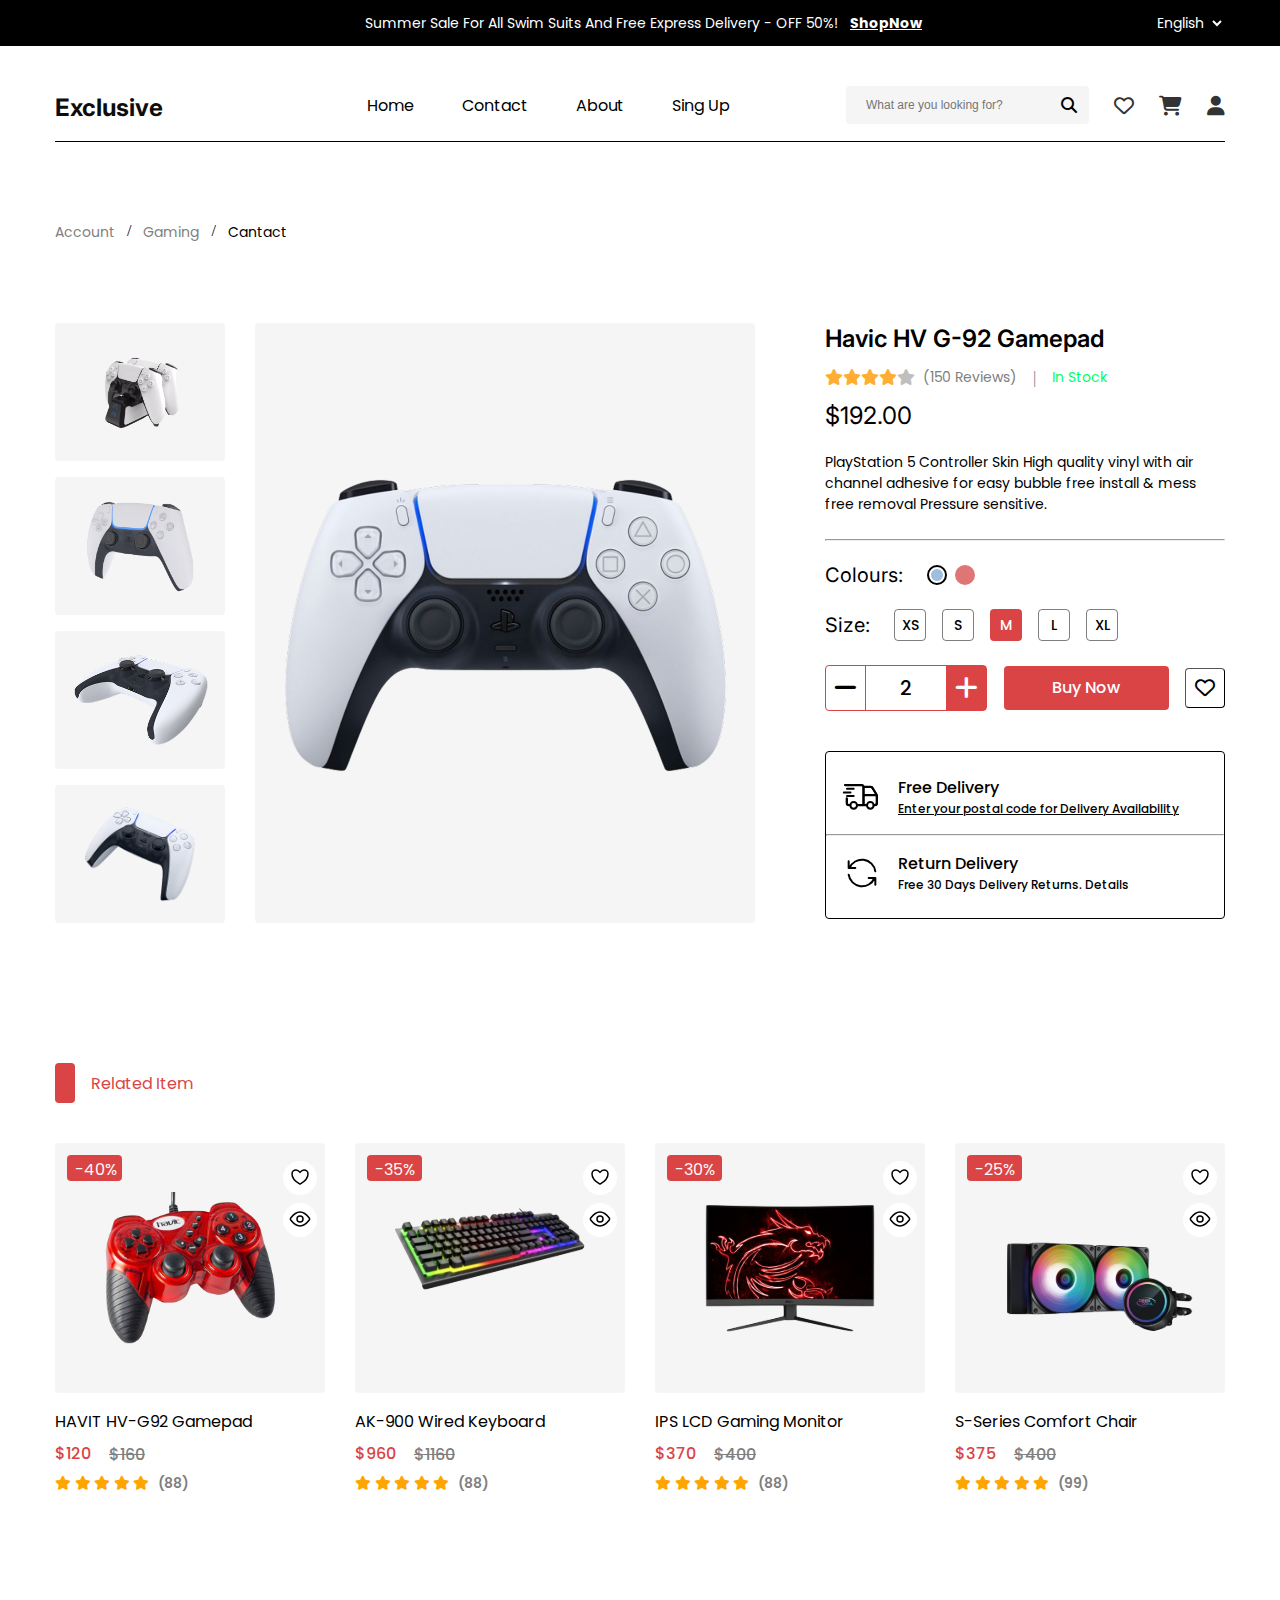
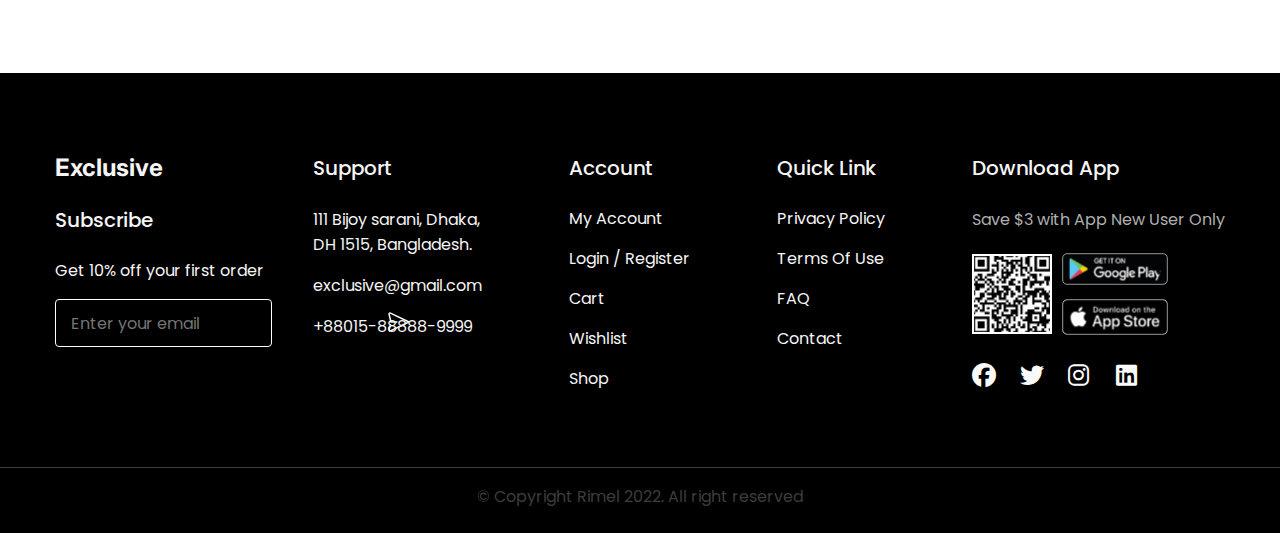
<file: gamepad.html>
<!DOCTYPE html>
<html lang="en">

<head>
    <meta charset="UTF-8">
    <meta name="viewport" content="width=device-width, initial-scale=1.0">
    <link rel="preconnect" href="https://fonts.googleapis.com">
    <link rel="preconnect" href="https://fonts.gstatic.com" crossorigin>
    <link
        href="https://fonts.googleapis.com/css2?family=Inter:ital,opsz,wght@0,14..32,100..900;1,14..32,100..900&family=Poppins:ital,wght@0,100;0,200;0,300;0,400;0,500;0,600;0,700;0,800;0,900;1,100;1,200;1,300;1,400;1,500;1,600;1,700;1,800;1,900&display=swap"
        rel="stylesheet">
    <link rel="stylesheet" href="https://cdnjs.cloudflare.com/ajax/libs/font-awesome/6.5.0/css/all.min.css">
    <link rel="stylesheet" href="https://cdnjs.cloudflare.com/ajax/libs/font-awesome/6.5.0/css/all.min.css">
    <link rel="stylesheet" href="style.css">
    <link rel="stylesheet" href="./gamepad.css">
    <title>Document</title>
</head>

<body>
    <header>
        <div class="banner__parent">
            <div class="banner container">

                <p class="banner__text">
                    Summer Sale For All Swim Suits And Free Express Delivery - OFF 50%!
                    <a href="#" class="banner__link">ShopNow</a>
                </p>
                <div class="language__selector">
                    <select>
                        <option value="en">English</option>
                        <option value="ru">Russion</option>
                        <option value="uz">Uzbek</option>
                    </select>
                </div>
            </div>
        </div>
        <div class="navbar container">
            <div class="nav">
                <div class="logo">
                    <a href="./index.html">
                        <p class="logo__text">Exclusive</p>
                    </a>
                </div>
                <nav class="menu">
                    <ul>
                        <li><a href="./index.html">Home</a></li>
                        <li><a href="./contact.html">Contact</a></li>
                        <li><a href="./about.html">About</a></li>
                        <li><a href="./sing-up.html">Sing Up</a></li>
                    </ul>
                </nav>
            </div>
            <div class="search">
                <div class="search__box">
                    <input type="search" placeholder="What are you looking for?" class="search__input">
                    <button class="search__button">
                        <i class="fa-solid fa-magnifying-glass"></i>
                    </button>
                </div>
                <a href="./washlist.html"><i class="fa-regular fa-heart cart__icon"></i></a>
                <a href="./card.html"><i class="fa-solid fa-cart-shopping saved__icon"></i></a>
                <a href="#"><i class="fa fa-user saved__icon"></i></a>
            </div>
        </div>
    </header>

    <main>
        <section>
            <div class="container">
                <div class="gamepad__nav">
                    <ul>
                        <li><a href="#">Account</a></li>
                        <span>/</span>
                        <li><a href="#">Gaming</a></li>
                        <span>/</span>
                        <li><a class="active" href="#">Cantact</a></li>
                    </ul>
                </div>
                <div>

                    <div class="product_item-section">
                        <div class="ps-jostic">
                            <div class="jostic_box">
                                <img class="img_jostic" src="./img/jostices.png" alt="">
                            </div>
                            <div class="jostic_box">
                                <img class="img_jostic" src="./img/jostic-1.png" alt="">
                            </div>
                            <div class="jostic_box">
                                <img src="./img/jostic-2.png" alt="">
                            </div>
                            <div class="jostic_box">
                                <img src="./img/jostic-3.png" alt="">
                            </div>
                        </div>
                        <div class="item_main-jostic">
                            <div class="main_jostic">
                                <img src="./img/main-jostic.png" alt="">
                            </div>
                        </div>
                        <div class="item_jostic-info">
                            <h2 class="info_title">Havic HV G-92 Gamepad</h2>
                            <div class="info_reating">
                                <div class="item_info-ster">
                                    <i class="fa-solid fa-star"></i>
                                    <i class="fa-solid fa-star"></i>
                                    <i class="fa-solid fa-star"></i>
                                    <i class="fa-solid fa-star"></i>
                                    <span><i class="fa-solid fa-star"></i></span>
                                </div>
                                <p class="info_reating-reviews">(150 Reviews)</p>
                                <span>|</span>
                                <p class="info_reating-text">In Stock</p>
                            </div>
                            <p class="info_price">$192.00</p>
                            <p class="info_text">PlayStation 5 Controller Skin High quality vinyl with air channel
                                adhesive
                                for easy bubble
                                free install & mess free removal Pressure sensitive.
                            </p>
                            <hr>
                            <div class="info_color">
                                <p class="info_color-text">Colours:</p>
                                <div class="info_color-input">
                                    <div class="info_input-radio">
                                        <div></div>
                                    </div>
                                    <div class="info_input-radio-2"></div>
                                </div>
                            </div>
                            <div class="info_size">
                                <p>Size:</p>
                                <div class="parent_size-box">
                                    <div class="size_box">XS</div>
                                    <div class="size_box">S</div>
                                    <div class="size_box siz_box-active">M</div>
                                    <div class="size_box">L</div>
                                    <div class="size_box">XL</div>
                                </div>
                            </div>
                            <div class="product-actions">
                                <div class="amount">
                                    <button class="btn_amount-left"><i class="fa-solid fa-minus"></i></button>
                                    <p>2</p>
                                    <button class="btn_amount-right"><i class="fa-solid fa-plus"></i></button>
                                </div>
                                <button class="btn_amount-buy">Buy Now</button>
                                <button class="wishlist_amount"><i class="fa-regular fa-heart"></i></button>
                            </div>
                            <div class="delivery-box">
                                <div class="delivery-option">
                                    <img src="./img/truck.svg" alt="">
                                    <div>
                                        <p class="option_title">Free Delivery</p>
                                        <p class="option_text text-underline">Enter your postal code for Delivery
                                            Availability</p>
                                    </div>
                                </div>
                                <hr>
                                <div class="delivery-option delivery-option-bottom ">
                                    <img src="./img/return.svg" alt="">
                                    <div>
                                        <p class="option_title">Return Delivery</p>
                                        <p class="option_text">Free 30 Days Delivery Returns. Details</p>
                                    </div>
                                </div>
                            </div>
                        </div>
                    </div>

                </div>

            </div>
        </section>

        <section class="container">
            <div class="best__parent-box gamepad_parent-box">
                <div class="best__box"></div>
                <div class="best__badge">Related Item</div>
            </div>
            <div class="product__wrapper product_container">
                <div class="products">
                    <div class="product__item">
                        <div class="product__imge">
                            <div class="product__discount">-40%</div>
                            <button class="wishlist__btn"><img src="./img/btn-heart.svg" alt=""></button>
                            <button class="view__btn"><img src="./img/btn-eye.svg" alt=""></button>
                            <img id="gamepad" src="./img/ps.svg" alt="">
                            <button class="add-to-car-btn">Add To Cart</button>
                        </div>
                        <p class="productname">HAVIT HV-G92 Gamepad</p>
                        <p class="product__price">
                            <span class="current__price">$120</span>
                            <span class="orginal__price">$160</span>
                        </p>
                        <p class="product__rating">
                            <i class="fa-solid fa-star"></i>
                            <i class="fa-solid fa-star"></i>
                            <i class="fa-solid fa-star"></i>
                            <i class="fa-solid fa-star"></i>
                            <i class="fa-solid fa-star"></i>
                            <span class="rating__count">(88)</span>
                        </p>
                    </div>

                    <div class="product__item">
                        <div class="product__imge">
                            <div class="product__discount">-35%</div>
                            <button class="wishlist__btn"><img src="./img/btn-heart.svg" alt=""></button>
                            <button class="view__btn"><img src="./img/btn-eye.svg" alt=""></button>
                            <img id="kryboard" src="./img/keyboard.svg" alt="">
                            <button class="add-to-car-btn">Add To Cart</button>
                        </div>
                        <p class="productname">AK-900 Wired Keyboard</p>
                        <p class="product__price">
                            <span class="current__price">$960</span>
                            <span class="orginal__price">$1160</span>
                        </p>
                        <p class="product__rating">
                            <i class="fa-solid fa-star"></i>
                            <i class="fa-solid fa-star"></i>
                            <i class="fa-solid fa-star"></i>
                            <i class="fa-solid fa-star"></i>
                            <i class="fa-solid fa-star"></i>
                            <span class="rating__count">(88)</span>
                        </p>
                    </div>

                    <div class="product__item">
                        <div class="product__imge">
                            <div class="product__discount">-30%</div>
                            <button class="wishlist__btn"><img src="./img/btn-heart.svg" alt=""></button>
                            <button class="view__btn"><img src="./img/btn-eye.svg" alt=""></button>
                            <img id="monitor" src="./img/tv.svg" alt="">
                            <button class="add-to-car-btn">Add To Cart</button>
                        </div>
                        <p class="productname">IPS LCD Gaming Monitor</p>
                        <p class="product__price">
                            <span class="current__price">$370</span>
                            <span class="orginal__price">$400</span>
                        </p>
                        <p class="product__rating">
                            <i class="fa-solid fa-star"></i>
                            <i class="fa-solid fa-star"></i>
                            <i class="fa-solid fa-star"></i>
                            <i class="fa-solid fa-star"></i>
                            <i class="fa-solid fa-star"></i>
                            <span class="rating__count">(88)</span>
                        </p>
                    </div>

                    <div class="product__item">
                        <div class="product__imge">
                            <div class="product__discount">-25%</div>
                            <button class="wishlist__btn"><img src="./img/btn-heart.svg" alt=""></button>
                            <button class="view__btn"><img src="./img/btn-eye.svg" alt=""></button>
                            <img id="coat" src="./img/Frame 610.svg" alt="">
                            <button class="add-to-car-btn">Add To Cart</button>
                        </div>
                        <p class="productname">S-Series Comfort Chair </p>
                        <p class="product__price">
                            <span class="current__price">$375</span>
                            <span class="orginal__price">$400</span>
                        </p>
                        <p class="product__rating">
                            <i class="fa-solid fa-star"></i>
                            <i class="fa-solid fa-star"></i>
                            <i class="fa-solid fa-star"></i>
                            <i class="fa-solid fa-star"></i>
                            <i class="fa-solid fa-star"></i>
                            <span class="rating__count">(99)</span>
                        </p>
                    </div>
                </div>
            </div>
        </section>
    </main>

    <footer>
        <div class="footer">
            <div class="footer__container container">
                <div class="footer__column">
                    <h3 class="footer__logo__title">Exclusive</h3>
                    <p class="footer__subtitle">Subscribe</p>
                    <p class="footer__text-1">Get 10% off your first order</p>
                    <form class="footer__form">
                        <input type="email" placeholder="Enter your email">
                        <button type="submit"><img src="./img/icon-send.svg" alt=""></button>
                    </form>
                </div>
                <div class="footer__parent">
                    <div class="footer__column">
                        <h3 class="footer__title">Support</h3>
                        <p class="footer__text">111 Bijoy sarani, Dhaka, <br> DH 1515, Bangladesh.</p>
                        <p class="footer__text">exclusive@gmail.com</p>
                        <p class="footer__text">+88015-88888-9999</p>
                    </div>

                    <div class="footer__column">
                        <h3 class="footer__title">Account</h3>
                        <ul>
                            <li><a href="#">My Account</a></li>
                            <li><a href="#">Login / Register</a></li>
                            <li><a href="#">Cart</a></li>
                            <li><a href="#">Wishlist</a></li>
                            <li><a href="#">Shop</a></li>
                        </ul>
                    </div>

                    <div class="footer__column">
                        <h3 class="footer__title">Quick Link</h3>
                        <ul>
                            <li><a href="#">Privacy Policy</a></li>
                            <li><a href="#">Terms Of Use</a></li>
                            <li><a href="#">FAQ</a></li>
                            <li><a href="#">Contact</a></li>
                        </ul>
                    </div>

                    <div class="footer__cloumn">
                        <h3 class="footer__title">Download App</h3>
                        <p class="footer__text footer__text-2">Save $3 with App New User Only</p>
                        <div class="app__download">
                            <img src="./img/Qrcode 1.svg" alt="">
                            <div class="footer__apps">
                                <a href="#"><a href="#"><img src="./img/googleplay.svg" alt=""></a></a>
                                <a href="#"><a href="#"><img src="./img/appstore.svg" alt=""></a></a>
                            </div>
                        </div>
                        <div class="footer_socials">
                            <a href="#"><i class="fab fa-facebook"></i></a>
                            <a href="#"><i class="fab fa-twitter"></i></a>
                            <a href="#"><i class="fab fa-instagram"></i></a>
                            <a href="#"><i class="fab fa-linkedin"></i></a>
                        </div>
                    </div>
                </div>
            </div>

            <div class="footer__button">
                <p>&copy; Copyright Rimel 2022. All right reserved</p>
            </div>
        </div>
    </footer>

</body>

</html>
</file>
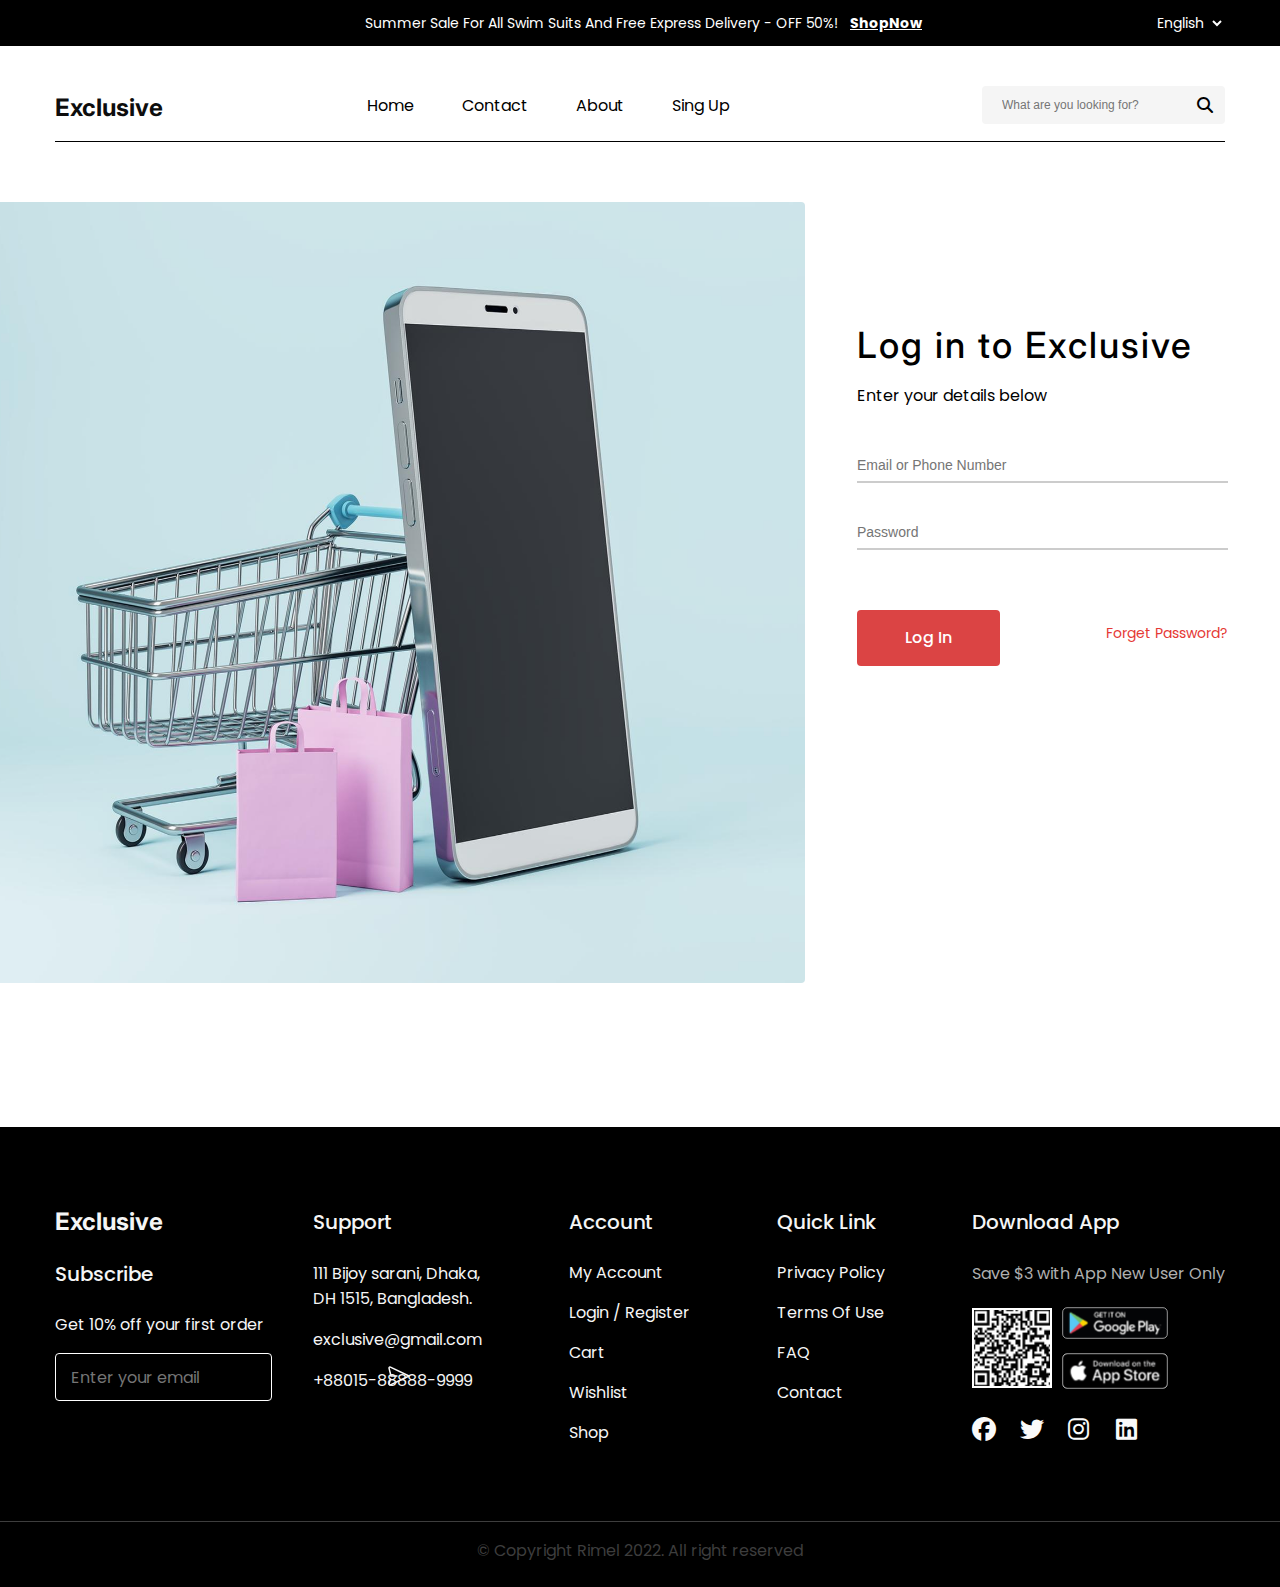
<file: login.html>
<!DOCTYPE html>
<html lang="en">
<head>
    <meta charset="UTF-8">
    <meta name="viewport" content="width=device-width, initial-scale=1.0">
    <link rel="preconnect" href="https://fonts.googleapis.com">
    <link rel="preconnect" href="https://fonts.gstatic.com" crossorigin>
    <link href="https://fonts.googleapis.com/css2?family=Inter:ital,opsz,wght@0,14..32,100..900;1,14..32,100..900&family=Poppins:ital,wght@0,100;0,200;0,300;0,400;0,500;0,600;0,700;0,800;0,900;1,100;1,200;1,300;1,400;1,500;1,600;1,700;1,800;1,900&display=swap" rel="stylesheet">
    <link rel="stylesheet" href="https://cdnjs.cloudflare.com/ajax/libs/font-awesome/6.5.0/css/all.min.css">
    <link rel="stylesheet" href="https://cdnjs.cloudflare.com/ajax/libs/font-awesome/6.5.0/css/all.min.css">
    <link rel="stylesheet" href="style.css">
    <link rel="stylesheet" href="./sing-up.css">
    <link rel="stylesheet" href="login.css">
    <title>Document</title>
</head>
<body>
    <header>
        <div class="banner__parent">
          <div class="banner container">
    
            <p class="banner__text">
              Summer Sale For All Swim Suits And Free Express Delivery - OFF 50%!
              <a href="#" class="banner__link">ShopNow</a>
            </p>
            <div class="language__selector">
              <select>
                <option value="en">English</option>
                <option value="ru">Russion</option>
                <option value="uz">Uzbek</option>
              </select>
            </div>
          </div>
        </div>
        <div class="navbar container">
          <div class="nav">
            <div class="logo">
                <a href="./index.html"><p class="logo__text">Exclusive</p></a>
            </div>
            <nav class="menu">
              <ul>
                <li><a href="./index.html">Home</a></li>
                <li><a href="./contact.html">Contact</a></li>
                <li><a href="./about.html">About</a></li>
                <li><a href="./sing-up.html">Sing Up</a></li>
              </ul>
            </nav>
          </div>
          <div class="search">
            <div class="search__box">
              <input type="search" placeholder="What are you looking for?" class="search__input">
              <button class="search__button">
                <i class="fa-solid fa-magnifying-glass"></i>
              </button>
            </div>
          </div>
        </div>
    </header>


    <main>
        <div class="singup">
            <div class="singup__image">
                <img src="./img/singup.png" alt="">
            </div>
            <div class="singup__form container">
                <h1 class="login__title">Log in to Exclusive</h1>
                <p class="singup__text">Enter your details below</p>
                <form>
                    <input type="text" placeholder="Email or Phone Number">
                    <input type="password" placeholder="Password">
                    <div class="actions">
                      <button class="btn" type="submit">Log In</button>
                      <a href="#" class="forgot">Forget Password?</a>
                    </div>
                  </form>
            </div>
        </div>
    </main>

    <footer>
        <div class="footer">
          <div class="footer__container container">
            <div class="footer__column">
              <h3 class="footer__logo__title">Exclusive</h3>
              <p class="footer__subtitle">Subscribe</p>
              <p class="footer__text-1">Get 10% off your first order</p>
              <form class="footer__form">
                <input type="email" placeholder="Enter your email">
                <button type="submit"><img src="./img/icon-send.svg" alt=""></button>
              </form>
            </div>
            <div class="footer__parent">
              <div class="footer__column">
                <h3 class="footer__title">Support</h3>
                <p class="footer__text">111 Bijoy sarani, Dhaka, <br>  DH 1515, Bangladesh.</p>
                <p class="footer__text">exclusive@gmail.com</p>
                <p class="footer__text">+88015-88888-9999</p>
              </div>
    
              <div class="footer__column">
                <h3 class="footer__title">Account</h3>
                <ul>
                  <li><a href="#">My Account</a></li>
                  <li><a href="#">Login / Register</a></li>
                  <li><a href="#">Cart</a></li>
                  <li><a href="#">Wishlist</a></li>
                  <li><a href="#">Shop</a></li>
                </ul>
              </div>
    
              <div class="footer__column">
                <h3 class="footer__title">Quick Link</h3>
                <ul>
                  <li><a href="#">Privacy Policy</a></li>
                  <li><a href="#">Terms Of Use</a></li>
                  <li><a href="#">FAQ</a></li>
                  <li><a href="#">Contact</a></li>
                </ul>
              </div>
    
              <div class="footer__cloumn">
                <h3 class="footer__title">Download App</h3>
                <p class="footer__text footer__text-2">Save $3 with App New User Only</p>
                <div class="app__download">
                  <img src="./img/Qrcode 1.svg" alt="">
                  <div class="footer__apps">
                    <a href="#"><a href="#"><img src="./img/googleplay.svg" alt=""></a></a>
                    <a href="#"><a href="#"><img src="./img/appstore.svg" alt=""></a></a>
                  </div>
                </div>
                <div class="footer_socials">
                  <a href="#"><i class="fab fa-facebook"></i></a>
                  <a href="#"><i class="fab fa-twitter"></i></a>
                  <a href="#"><i class="fab fa-instagram"></i></a>
                  <a href="#"><i class="fab fa-linkedin"></i></a>
                </div>
              </div>
            </div>
          </div>
    
          <div class="footer__button">
            <p>&copy; Copyright Rimel 2022. All right reserved</p>
          </div>
        </div>
    </footer>
</body>
</html>
</file>
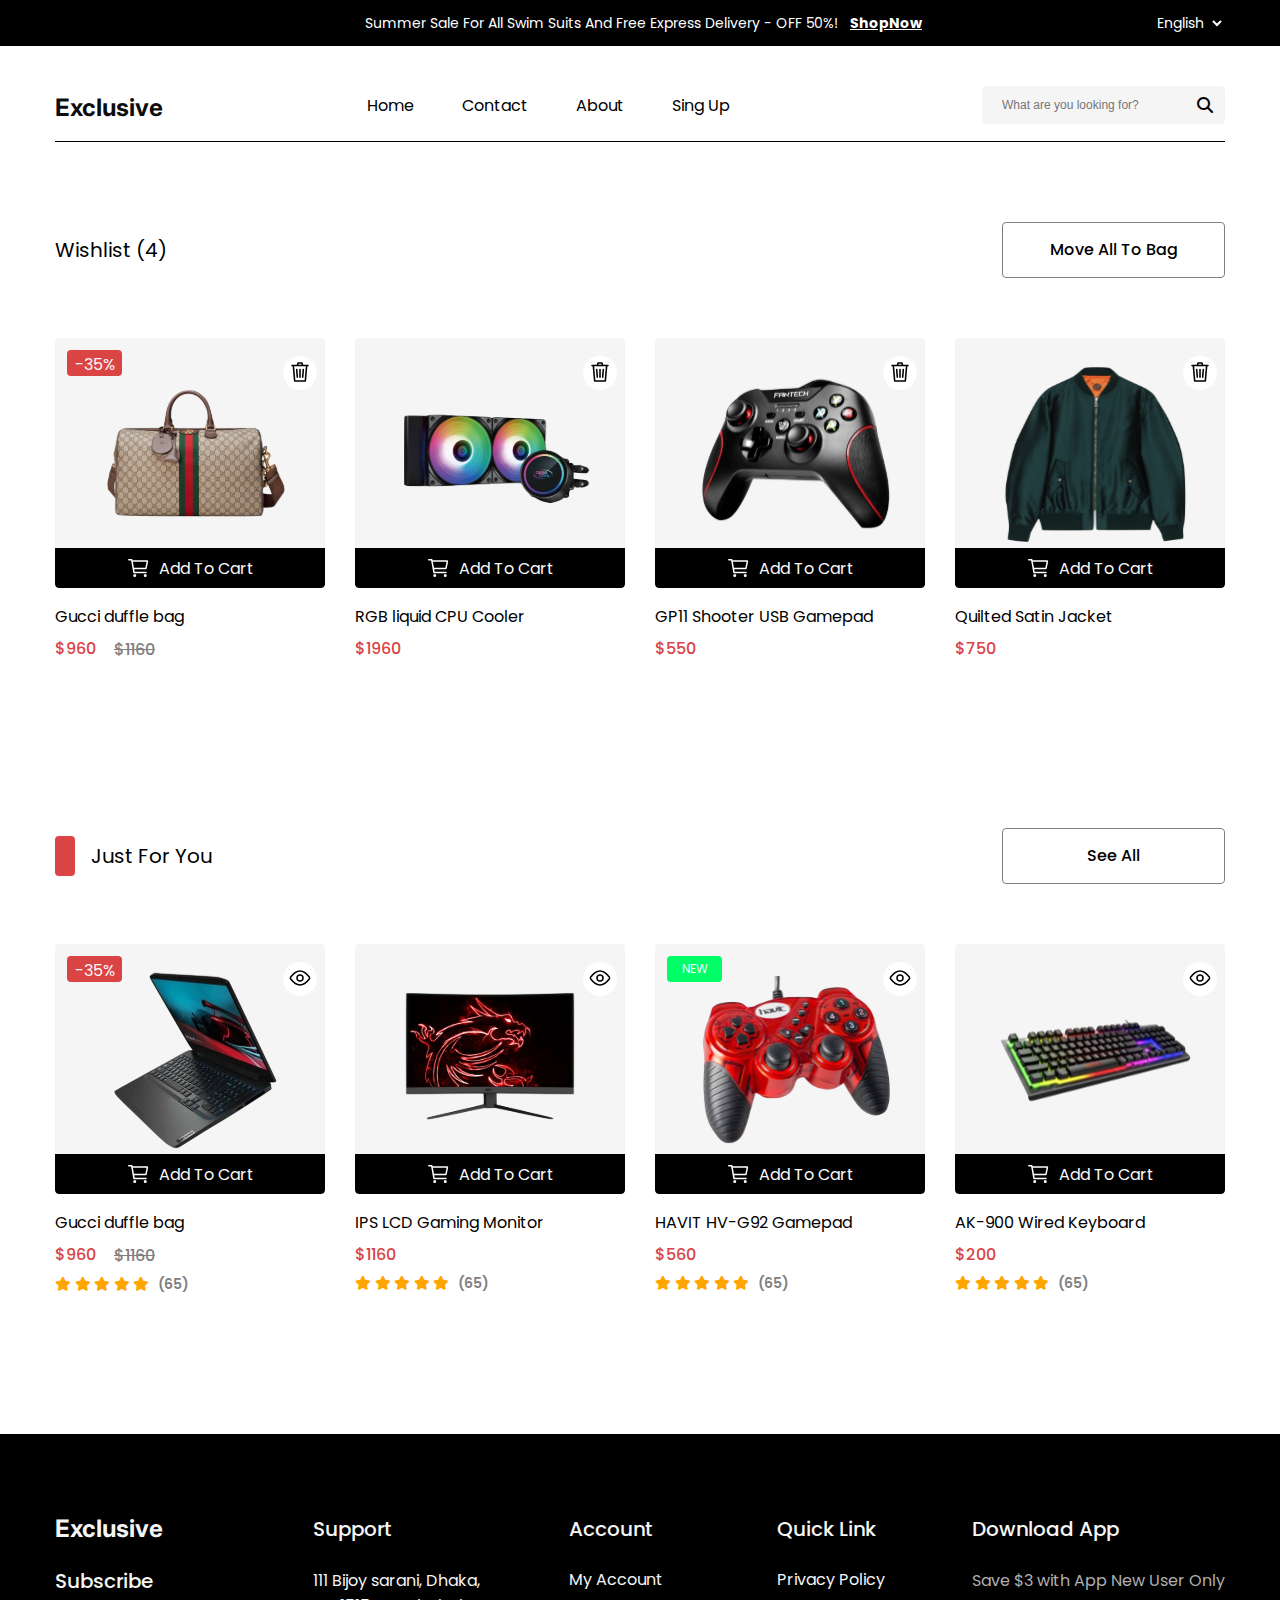
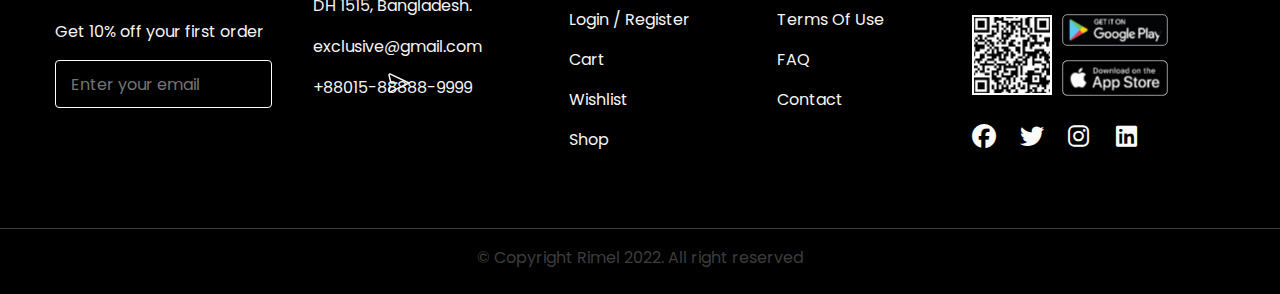
<file: washlist.html>
<!DOCTYPE html>
<html lang="en">

<head>
  <meta charset="UTF-8">
  <meta name="viewport" content="width=device-width, initial-scale=1.0">
  <link rel="preconnect" href="https://fonts.googleapis.com">
  <link rel="preconnect" href="https://fonts.gstatic.com" crossorigin>
  <link
    href="https://fonts.googleapis.com/css2?family=Inter:ital,opsz,wght@0,14..32,100..900;1,14..32,100..900&family=Poppins:ital,wght@0,100;0,200;0,300;0,400;0,500;0,600;0,700;0,800;0,900;1,100;1,200;1,300;1,400;1,500;1,600;1,700;1,800;1,900&display=swap"
    rel="stylesheet">
  <link rel="stylesheet" href="https://cdnjs.cloudflare.com/ajax/libs/font-awesome/6.5.0/css/all.min.css">
  <link rel="stylesheet" href="https://cdnjs.cloudflare.com/ajax/libs/font-awesome/6.5.0/css/all.min.css">
  <link rel="stylesheet" href="style.css">
  <link rel="stylesheet" href="wishlist.css">
  <title>Document</title>
</head>

<body>
  <header>
    <div class="banner__parent">
      <div class="banner container">

        <p class="banner__text">
          Summer Sale For All Swim Suits And Free Express Delivery - OFF 50%!
          <a href="#" class="banner__link">ShopNow</a>
        </p>
        <div class="language__selector">
          <select>
            <option value="en">English</option>
            <option value="ru">Russion</option>
            <option value="uz">Uzbek</option>
          </select>
        </div>
      </div>
    </div>
    <div class="navbar container">
      <div class="nav">
        <div class="logo">
          <a href="./index.html">
            <p class="logo__text">Exclusive</p>
          </a>
        </div>
        <nav class="menu">
          <ul>
            <li><a href="./index.html">Home</a></li>
            <li><a href="./contact.html">Contact</a></li>
            <li><a href="./about.html">About</a></li>
            <li><a href="./sing-up.html">Sing Up</a></li>
          </ul>
        </nav>
      </div>
      <div class="search">
        <div class="search__box">
          <input type="search" placeholder="What are you looking for?" class="search__input">
          <button class="search__button">
            <i class="fa-solid fa-magnifying-glass"></i>
          </button>
        </div>
      </div>
    </div>
  </header>


  <main>
    <section class="container">
      <div class="wishlist">
        <div class="wishlist__item">
          <div class="wishlist__title">Wishlist (4)</div>
          <button class="wishlist__btn-1">Move All To Bag</button>
        </div>

        <div class="wishlist__card">
          <div class="wishlist__item__card">
            <div class="wishlist__imge">
              <div class="product__discount">-35%</div>
              <button class="wishlist__btn"><img src="./img/clear.svg" alt=""></button>
              <img id="wishlist__bag" src="./img/Frame 606.svg" alt="">
              <button class="wishlist-add-to-car"><img src="./img/Cart1.svg" alt="">Add To Cart</button>
            </div>
            <p class="productname">Gucci duffle bag</p>
            <p class="product__price">
              <span class="current__price">$960</span>
              <span class="orginal__price">$1160</span>
            </p>
          </div>

          <div class="wishlist__item__card">
            <div class="wishlist__imge">
              <button class="wishlist__btn"><img src="./img/clear.svg" alt=""></button>
              <img id="wishlist__bag" src="./img/Frame 610.svg" alt="">
              <button class="wishlist-add-to-car"><img src="./img/Cart1.svg" alt="">Add To Cart</button>
            </div>
            <p class="productname">RGB liquid CPU Cooler</p>
            <p class="product__price">
              <span class="current__price">$1960</span>
            </p>
          </div>

          <div class="wishlist__item__card">
            <div class="wishlist__imge">
              <button class="wishlist__btn"><img src="./img/clear.svg" alt=""></button>
              <img id="wishlist__bag" src="./img/GP11_PRD3 1.svg" alt="">
              <button class="wishlist-add-to-car"><img src="./img/Cart1.svg" alt="">Add To Cart</button>
            </div>
            <p class="productname">GP11 Shooter USB Gamepad</p>
            <p class="product__price">
              <span class="current__price">$550</span>
            </p>
          </div>

          <div class="wishlist__item__card">
            <div class="wishlist__imge">
              <button class="wishlist__btn"><img src="./img/clear.svg" alt=""></button>
              <img id="wishlist__bag" src="./img/jacket 1.svg" alt="">
              <button class="wishlist-add-to-car"><img src="./img/Cart1.svg" alt="">Add To Cart</button>
            </div>
            <p class="productname">Quilted Satin Jacket</p>
            <p class="product__price">
              <span class="current__price">$750</span>
            </p>
          </div>
        </div>
      </div>
    </section>

    <section class="container">
      <div class="suggestions">
        <div class="suggestions__item">
          <div class="suggestions__box">
            <div class="red__box"></div>
            <div class="suggestions__title">Just For You</div>
          </div>
          <button class="suggestions__btn-1">See All</button>
        </div>

        <div class="suggestions__card">
          <div class="suggestions__item__card">
            <div class="suggestions__imge">
              <div class="product__discount">-35%</div>
              <button class="wishlist__btn"><img src="./img/btn-eye.svg" alt=""></button>
              <img id="suggestions__sell__image" src="./img/Frame 604 (2).svg" alt="">
              <button class="wishlist-add-to-car"><img src="./img/Cart1.svg" alt="">Add To Cart</button>
            </div>
            <p class="productname">Gucci duffle bag</p>
            <p class="product__price">
              <span class="current__price">$960</span>
              <span class="orginal__price">$1160</span>
            </p>
            <p class="product__rating">
              <i class="fa-solid fa-star"></i>
              <i class="fa-solid fa-star"></i>
              <i class="fa-solid fa-star"></i>
              <i class="fa-solid fa-star"></i>
              <i class="fa-solid fa-star"></i>
              <span class="rating__count">(65)</span>
            </p>
          </div>

          <div class="suggestions__item__card">
            <div class="suggestions__imge">
              <button class="wishlist__btn"><img src="./img/btn-eye.svg" alt=""></button>
              <img id="suggestions__sell__monitor" src="./img/tv.svg" alt="">
              <button class="wishlist-add-to-car"><img src="./img/Cart1.svg" alt="">Add To Cart</button>
            </div>
            <p class="productname">IPS LCD Gaming Monitor</p>
            <p class="product__price">
              <span class="current__price">$1160</span>
            </p>
            <p class="product__rating">
              <i class="fa-solid fa-star"></i>
              <i class="fa-solid fa-star"></i>
              <i class="fa-solid fa-star"></i>
              <i class="fa-solid fa-star"></i>
              <i class="fa-solid fa-star"></i>
              <span class="rating__count">(65)</span>
            </p>
          </div>

          <div class="suggestions__item__card">
            <div class="suggestions__imge">
              <div class="product__discount our__discount">NEW</div>
              <button class="wishlist__btn"><img src="./img/btn-eye.svg" alt=""></button>
              <img id="suggestions__sell__image" src="./img/ps.svg" alt="">
              <button class="wishlist-add-to-car"><img src="./img/Cart1.svg" alt="">Add To Cart</button>
            </div>
            <p class="productname">HAVIT HV-G92 Gamepad</p>
            <p class="product__price">
              <span class="current__price">$560</span>
            </p>
            <p class="product__rating">
              <i class="fa-solid fa-star"></i>
              <i class="fa-solid fa-star"></i>
              <i class="fa-solid fa-star"></i>
              <i class="fa-solid fa-star"></i>
              <i class="fa-solid fa-star"></i>
              <span class="rating__count">(65)</span>
            </p>
          </div>

          <div class="suggestions__item__card">
            <div class="suggestions__imge">
              <button class="wishlist__btn"><img src="./img/btn-eye.svg" alt=""></button>
              <img id="suggestions__sell__image" src="./img/keyboard.svg" alt="">
              <button class="wishlist-add-to-car"><img src="./img/Cart1.svg" alt="">Add To Cart</button>
            </div>
            <p class="productname">AK-900 Wired Keyboard</p>
            <p class="product__price">
              <span class="current__price">$200</span>
            </p>
            <p class="product__rating">
              <i class="fa-solid fa-star"></i>
              <i class="fa-solid fa-star"></i>
              <i class="fa-solid fa-star"></i>
              <i class="fa-solid fa-star"></i>
              <i class="fa-solid fa-star"></i>
              <span class="rating__count">(65)</span>
            </p>
          </div>
        </div>
      </div>
    </section>
  </main>



  <footer>
    <div class="footer">
      <div class="footer__container container">
        <div class="footer__column">
          <h3 class="footer__logo__title">Exclusive</h3>
          <p class="footer__subtitle">Subscribe</p>
          <p class="footer__text-1">Get 10% off your first order</p>
          <form class="footer__form">
            <input type="email" placeholder="Enter your email">
            <button type="submit"><img src="./img/icon-send.svg" alt=""></button>
          </form>
        </div>
        <div class="footer__parent">
          <div class="footer__column">
            <h3 class="footer__title">Support</h3>
            <p class="footer__text">111 Bijoy sarani, Dhaka, <br> DH 1515, Bangladesh.</p>
            <p class="footer__text">exclusive@gmail.com</p>
            <p class="footer__text">+88015-88888-9999</p>
          </div>

          <div class="footer__column">
            <h3 class="footer__title">Account</h3>
            <ul>
              <li><a href="#">My Account</a></li>
              <li><a href="#">Login / Register</a></li>
              <li><a href="#">Cart</a></li>
              <li><a href="#">Wishlist</a></li>
              <li><a href="#">Shop</a></li>
            </ul>
          </div>

          <div class="footer__column">
            <h3 class="footer__title">Quick Link</h3>
            <ul>
              <li><a href="#">Privacy Policy</a></li>
              <li><a href="#">Terms Of Use</a></li>
              <li><a href="#">FAQ</a></li>
              <li><a href="#">Contact</a></li>
            </ul>
          </div>

          <div class="footer__cloumn">
            <h3 class="footer__title">Download App</h3>
            <p class="footer__text footer__text-2">Save $3 with App New User Only</p>
            <div class="app__download">
              <img src="./img/Qrcode 1.svg" alt="">
              <div class="footer__apps">
                <a href="#"><a href="#"><img src="./img/googleplay.svg" alt=""></a></a>
                <a href="#"><a href="#"><img src="./img/appstore.svg" alt=""></a></a>
              </div>
            </div>
            <div class="footer_socials">
              <a href="#"><i class="fab fa-facebook"></i></a>
              <a href="#"><i class="fab fa-twitter"></i></a>
              <a href="#"><i class="fab fa-instagram"></i></a>
              <a href="#"><i class="fab fa-linkedin"></i></a>
            </div>
          </div>
        </div>
      </div>

      <div class="footer__button">
        <p>&copy; Copyright Rimel 2022. All right reserved</p>
      </div>
    </div>
  </footer>
</body>

</html>
</file>
<file: style.css>
/* Global styles */

* {
  margin: 0;
  padding: 0;
  box-sizing: border-box;
}
:root {
  --color-black: #000000;
  --color-red: #DB4444;
  --color-box-White-Smoke: #F5F5F5;
  --color-text-white: #FAFAFA;
  --bg-color-arrival: #0D0D0D;
}
body {
  margin: 0;
  padding: 0;
  overflow-x: hidden; /* ❗️Body scrollni to‘xtatadi */
}

.container {
  max-width: 1170px;
  margin: 0 auto;
}


/* Banner styles */

.banner__parent {
  background-color: black;
}
.banner {
  display: flex;
  justify-content: space-between;
  align-items: center;
  padding: 12px 0 12px 0;
  background-color: #000;
  color: #fff;
}
.banner__text {
  font-family: "Poppins", sans-serif;
  font-weight: 400;
  font-size: 14px;
  padding-left: 310px;
  text-align: center;
}
.banner__link {
  font-family: "Poppins", sans-serif;
  font-weight: bold;
  font-size: 14px;
  color: #fff;
  text-decoration: underline;
  margin-left: 8px;
}
.language__selector {
  white-space: nowrap;
}
.language__selector select {
  font-family: "Poppins", sans-serif;
  font-weight: 400;
  font-size: 14px;
  border: none;
  text-decoration: none;
  outline: none;
  background-color: #000;
  color: #fff;
}

/* Navbar */
.logo a {
  text-decoration: none;
  color: var(--bg-color-arrival);
}

.logo__text {
  font-family: "Inter", sans-serif;
  font-weight: bold;
  font-size: 24px;
  padding: 47px 0px 0 0;
}
.navbar {
  display: flex;
  justify-content: space-between;
  border-bottom: 1px solid #000;
}
.nav {
  display: flex;
}
.menu {
  padding: 47px 0px 23px 204px;
}
.menu ul {
  font-family: "Poppins", sans-serif;
  display: flex;
  list-style: none;
  gap: 48px;
}
.menu a {
  font-weight: 400;
  font-size: 16px;
  text-align: center;
  text-decoration: none;
  color: #000;
  padding-bottom: 2px;
}

.menu a.active {
  border-bottom: 1px solid #000;
}

.menu a:hover {
  border-bottom: 1px solid #000;
}

.search {
  display: flex;
  gap: 25px;
  padding: 40px 0px 16px 100px;
}
.search__box {
  position: relative;
}
.search__box input[type="search"]::-webkit-search-cancel-button {
  display: none;
}
.search__input {
  width: 243px;
  height: 38px;
  font-size: 12px;
  font-weight: 400;
  padding: 3px 30px 3px 20px;
  border: none;
  outline: none;
  border-radius: 4px;
  background-color: #F5F5F5;
}
.search__button {
  font-size: 16px ;
  position: absolute;
  right: 12px;
  top: 50%;
  transform: translateY(-50%);
  border: none;
  cursor: pointer;
  color: #000;
  background-color: transparent;
}

.cart__icon,
.saved__icon,
.user__icon {
  font-size: 20px;
  color: #333;
  cursor: pointer;
  padding-top: 10px;
}

/* User yashirin menu */



.dropdown_wrapper {
  position: relative;
  display: inline-block;
}

.dropdown_checkbox {
  display: none;
}

.user_icon {
  width: 30px;
  height: 30px;
  display: flex;
  align-items: center;
  justify-content: center;
  margin-top: 5px;
  border-radius: 50%;
  font-size: 20px;
  background-color: transparent; 
  color: #333;  
  padding: 5px;
  cursor: pointer;
  transition: background-color 0.3s ease;
}

.modal {
  position: absolute;
  top: 40px;
  right: 0;
  background: #0000000A;
  backdrop-filter: blur(80px);
  color: white;
  border-radius: 10px;
  width: 220px;
  box-shadow: 0 5px 15px rgba(0,0,0,0.2);
  display: none;
  z-index: 1000;
}


.dropdown_checkbox:checked + .user_icon + .modal {
  display: block;
}

.modal_list {
  font-family: Poppins;
  font-weight: 400;
  font-size: 14px;
  line-height: 21px;
  text-align: center;  
  list-style: none;
  padding: 10px 0;
  margin: 0;
}

.modal_item {
  display: flex;
  align-items: center;
  padding: 12px 16px;
  cursor: pointer;
  transition: all .3s ease;
}

.modal_item:hover {
  background-color: rgba(255, 255, 255, 0.1);
}

.modal_icon_box {
  transition: transform 0.3s ease;

}

.modal_item:hover .modal_icon_box {
  transform: translateX(5px);
}

.modal_icon {
  background: transparent;
  margin-right: 10px;
  font-size: 18px;
  min-width: 24px;
}

.modal_link {
  text-decoration: none;
  color: white;
  font-size: 14px;
}

.overlay {
  display: none;
  position: fixed;
  top: 0; left: 0; right: 0; bottom: 0;
  z-index: 900;
  cursor: default;
}

.dropdown_checkbox:checked + .user_icon + .overlay,
.dropdown_checkbox:checked + .user_icon + .overlay + .modal {
  display: block;
}

.dropdown_checkbox:checked + .user_icon {
  background-color: #e53935;
  color: white;
}



/* Header */

.header {
  display: flex;
}
.sidebar {
  font-family: "Poppins", sans-serif;
  width: 250px;
  padding-top: 40px;
  border-right: 1px solid #000;
}

.sidebar li {
  list-style: none;
  margin-bottom: 16px;
}
.sidebar a {
  font-weight: 400;
  font-size: 16px;
  display: flex;
  justify-content: space-between;
  align-items: center;
  text-decoration: none;
  color: #000;
  margin-right: 24px;
}
.arrow__icon {
  font-size: 14px;
}
.slidershow {
  display: flex;
  position: relative;
  width: 892px;
  height: 360px;
  margin: auto;
  background-color: var(--color-black);
  margin: 40px 0px 0px 45px;

}
.series {
  display: flex;
  padding: 58px 0px 0px 64px;
  gap: 24px;
}
#apple__logo {
  width: 40px;
  height: 49px;
}
.series p {
  display: flex;
  font-family: "Poppins", sans-serif;
  font-weight: 400px;
  font-size: 16px;
  align-items: center;
  text-align: center;
  color: var(--color-text-white);
  margin-top: 10px;
}
.slider__text {
  font-family: "Poppins", sans-serif;
  font-weight: 600px;
  font-size: 48px;
  padding: 20px 0px 0px 64px;
  color: var(--color-text-white);
}
.slider__button {
  font-family: "Poppins", sans-serif;
  font-weight: 500px;
  font-size: 16px;
  color: var(--color-text-white);
  text-decoration: none;
  position: absolute;
  top: 280px;
  left: 64px;
  padding-bottom: 5px;
  border-bottom: 1px solid var(--color-text-white); 
}

#hero__icon {
  position: absolute;
  top: 286px;
  left: 160px;
  cursor: pointer;
}
.slider__imge img {
  padding: 16px 0px 0px 40px;
}
.slider__indicators {
  position: absolute;
  width: 100%;
  height: 14px;
  top: 320px;
  left: 355px;
}

.slider__indicators .dot {
  width: 12px;
  height: 12px;
  cursor: pointer;
  margin: 0 5px;
  border-radius: 500%;
  display: inline-block;
  background-color: #808080;
}

.slider__indicators .dot.active {
  background-color: var(--color-red);
  border: 2px solid var(--color-text-white);
}

.sales {
  display: flex;
  align-items: center;
  margin-top: 140px;
  gap: 20px;
}
.sales__top {
  width: 400px;
  align-items: center;
  gap: 12px;
}
.sales__title {
  display: flex;
}
.red__box {
  width: 20px;
  height: 40px;
  background-color: var(--color-red);
  border-radius: 4px;
}

.sales__title p {
  display: flex;
  align-items: center;
  font-family: "Poppins", sans-serif;
  font-weight: 600px;
  font-size: 16px;
  padding-left: 16px;
  color: var(--color-red);
  margin: 0;
}
.sales__top h2 {
  font-family: "Inter", sans-serif;
  font-weight: 600px;
  font-size: 36px;
  padding-top: 24px;
}
.sales__timer {
  display: flex;
  align-items: center;
  gap: 12px;
  padding: 53px 0 0 90px;
}

.sales__timer-item {
  font-family: "Poppins", sans-serif;
  font-weight: 500px;
  font-size: 32opx;
  display: flex;
  flex-direction: column;
  align-items: center;
}

.sales__timer .label {
  font-family: "Poppins", sans-serif;
  font-weight: 500px;
  font-size: 12px;
  color: #333;
}
.sales__timer .value {
  font-size: 28px;
  font-weight: bold;
  color: var(--color-black);
}
.dots {
  font-size: 24px;
  color: var(--color-red);
  font-weight: bold;
}

.navigation__button {
  display: flex;
  justify-content: end;
  gap: 10px;
  width: 100%;
  padding-top: 50px;
}
.prev__btn, 
.next__btn {
  width: 46px;
  height: 46px;
  background-color: var(--color-box-White-Smoke);
  border: none;
  border-radius: 50%;
  font-size: 28px;
  cursor: pointer;
}
.prev__btn:hover, 
.next__btn:hover {
  background-color: #e0e0e0;
}

.product__wrapper {
  width: 100%;
  overflow-x: auto;
  overflow-y: hidden;
  white-space: nowrap;
  scrollbar-width: none;
  padding: 40px 135px;
  box-sizing: border-box;
}
.products {
  display: inline-flex;
  gap: 30px;
}
.product__item {
  min-width: 270px ;
  height: 350px;
  gap: 30px;
}
.product__imge {
  position: relative;
  height: 250px;
  border-radius: 4px;
  background-color: var(--color-box-White-Smoke);
  overflow: hidden;
}
.product__discount {
  font-family: "Poppins", sans-serif;
  font-weight: 400px;
  position: absolute;
  width: 55px;
  height: 26px;
  top: 12px;
  left: 12px;
  padding: 2px 8px;
  border-radius: 4px;
  color: var(--color-text-white);
  background-color: var(--color-red);
}

.wishlist__btn {
  position: absolute;
  width: 34px;
  height: 34px;
  padding: 3px;
  border-radius: 50%;
  border: none;
  background-color: #FFFFFF;
  top: 18px;
  left: 228px;
  cursor: pointer;
}

.view__btn {
  position: absolute;
  width: 34px;
  height: 34px;
  padding: 3px;
  border-radius: 50%;
  border: none;
  background-color: #FFFFFF;
  top: 60px;
  left: 228px;
  cursor: pointer;
}

#gamepad {
  position: absolute;
  top: 49px;
  left: 49px;
}
#kryboard {
  position: absolute;
  top: 55px;
  left: 40px;
}
#monitor {
  position: absolute;
  top: 61px;
  left: 50px;
}
#chair {
  position: absolute;
  top: 35px;
  left: 82px;
}
.add-to-car-btn {
  width: 270px;
  height: 40px;
  position: absolute;
  font-family: "Poppins", sans-serif;
  font-weight: 500px;
  font-size: 16px;
  top: 210px;
  border: none;
  color: var(--color-text-white);
  border-bottom-right-radius: 4px;
  border-bottom-left-radius: 4px;
  background-color: var(--color-black);
  cursor: pointer;

  transform: translateY(20px);
  transition: opacity 0.3s ease, transform 0.3s ease;
  opacity: 0;
  pointer-events: none;
}
.product__imge:hover .add-to-car-btn {
  transform: translateY(0);
  opacity: 1;
  pointer-events: auto;
}
.productname {
  font-family: "POppins", sans-serif;
  font-weight: 500px;
  font-size: 16px;
  padding-top: 16px;
  color: var(--color-black);
}
.product__price {
  display: flex;
  gap: 12px;
  font-family: "Poppins", sans-serif;
  font-weight: 500px;
  font-size: 16px;
  padding-top: 8px;

}
.current__price {
  font-family: "Poppins", sans-serif;
  font-weight: 500;
  font-size: 16px;
  line-height: 24px;  
  color: var(--color-red);
  font-weight: 500;
  margin-right: 6px;
}

.orginal__price {
  text-decoration: line-through;
  color: gray;
  font-size: 16px;
}

.product__rating {
  margin-top: 6px;
  color: orange;
  font-size: 14px;
}

.rating__count {
  font-family: "Poppins", sans-serif;
  font-weight: 600;
  font-size: 14px;
  padding-left: 5px;
  color: gray;
}

.product__button {
  margin-top: 60px;
  text-align: center;
}
.product__button button {
  background-color: var(--color-red);
  color: var(--color-text-white);
  padding: 12px 24px;
  border: none;
  border-radius: 4px;
  cursor: pointer;
  width: 234px;
  height: 56px;
  padding: 16px 48px;
  font-family: "Poppins", sans-serif;
  font-weight: 500px;
  font-size: 16px;
  transition: all 0.3s ease;
}
.product__button button:hover {
  opacity: 0.8
}
.categores {
  margin-top: 60px;
  padding: 80px 0 80px 0;
  border-top: 1px solid #000000;
  border-bottom: 1px solid #000000;
}

.category__top {
  display: flex;
  align-items: center;
  justify-content: space-between;
  margin-bottom: 20px;
}

.category__parent-box {
  display: flex;
}
.category__box {
  width: 20px;
  height: 40px;
  border-radius: 4px;
  background-color: var(--color-red);
}
.category__badge {
  font-family: "Poppins", sans-serif;
  font-weight: 600px;
  font-size: 16px;
  color: var(--color-red);
  display: flex;
  align-items: center;
  padding-left: 16px;
}
.category__title {
  font-family: "Inter", sans-serif;
  font-weight: 600;
  font-size: 36px;
  padding-top: 20px;
  white-space: nowrap;
}
.navigation__button-1 {
  display: flex;
  gap: 10px;
  padding-top: 20px;
}
.category__slider {
  display: flex;
  gap: 30px;
  padding-top: 60px;
}
.category__item {
  width: 170px;
  height: 145px;
  border-radius: 4px;
  border: 1px solid var(--color-black);
  text-align: center;
  padding: 20px;
  transition: 0.3s ease;
  cursor: pointer;
}
.category__item:hover {
  background-color: #ef4444;
  color: var(--color-text-white);
  transform: translateY(-4px);
  border: none;

}
.category__icon img {
  width: 40px;
  width: 40px;
  margin-bottom: 10px;
}

.category__icon svg, path, line {
  stroke: var(--color-black);
}
.category__item:hover .category__icon svg path,
.category__item:hover .category__icon svg line {
  stroke: var(--color-text-white);
} 
.category__name {
  font-family: "Poppins", sans-serif;
  font-weight: 400px;
  font-size: 16px;
  padding-top: 16px;
}


.best {
  margin-top: 60px;
  padding: 80px 0 80px 0;
}
.best__parent-box {
  display: flex;
}
.best__box {
  width: 20px;
  height: 40px;
  border-radius: 4px;
  background-color: var(--color-red);
}
.best__badge {
  font-family: "Poppins", sans-serif;
  font-weight: 600px;
  font-size: 16px;
  color: var(--color-red);
  display: flex;
  align-items: center;
  padding-left: 16px;
}
.best__top {
  display: flex;
  align-items: center;
  justify-content: space-between;
  margin-bottom: 20px;
}
.best__title {
  font-family: "Inter", sans-serif;
  font-weight: bold;
  font-size: 36px;
  padding-top: 20px;
}
.best__btn {
  width: 160px;
  height: 56px;
  border-radius: 4px;
  display: flex;
  justify-content: center;
  align-items: center;
  border: none;
  font-family: "Poppins", sans-serif;
  font-weight: 500px;
  font-size: 16px;
  background-color: var(--color-red);
  color: var(--color-box-White-Smoke);
  cursor: pointer;
  transition: all .3s ease;
}
.best__btn:hover {
  opacity: .8;
}
.card__container {
  display: inline-flex;
  padding-top: 60px;
  gap: 30px;

}
.card__item {
  min-width: 270px;
  height: 350px;
  gap: 30px;
}
.card__imge {
  position: relative;
  height: 250px;
  border-radius: 4px;
  background-color: var(--color-box-White-Smoke);
}
#coat {
  position: absolute;
  top: 49px;
  left: 49px;
}

.offer {
  display: flex;
  height: 500px;
  margin-top: 100px;
  background-color: black;
}
.offer__left {
  padding-left: 56px;
}
.offer__label {
  font-family: "Poppins", sans-serif;
  font-weight: 600px;
  font-size: 16px;
  padding-top: 70px;
  color:#00FF66 ;
}
.offer__title {
  font-family: "Inter", sans-serif;
  font-weight: 600px;
  font-size: 48px;
  padding-top: 32px;
  white-space: nowrap;
  color: var(--color-text-white);
}
.offer__timer {
  display: flex;
  gap: 24px;
  padding-top: 32px;
}
.offer__timer__item {
  width: 62px;
  height: 62px;
  border-radius: 50%;
  background-color: white;
  display: flex;
  flex-direction: column;
  justify-content: center;
  align-items: center;
  text-align: center;
}
.offer__timer__item input {
  border: none;
  background: none;
  font-family: "Poppins", sans-serif;
  font-weight: 600px;
  font-size: 16px;
  text-align: center;
  pointer-events: none;
  color: #000;
}
.offer__timer__item label {
  font-family: "Poppins", sans-serif;
  font-weight: 400px;
  font-size: 11px;
  color: #000;
}
.offer__button {
  width: 170px;
  height: 56px;
  display: flex;
  justify-content: center;
  align-items: center;
  margin-top: 40px;
  border-radius: 4px;
  background-color: #00FF66;
  border: none;
  cursor: pointer;
  font-family: "Poppins", sans-serif;
  font-weight: 500px;
  font-size: 16px;
  color: var(--color-text-white);
  transition: all .3s ease;
}
.offer__button:hover {
  background-color: #f31a5c;
}
.offer__right {
  position: relative;
}
.offer__img {
  margin-left: -50px;
  filter: 
  drop-shadow(0px -30px 150px #ffffff4c)
  drop-shadow(0px 30px 150px #ffffff4c);

}
.offer__img {
  position: absolute;
  top: 82px;
  left: 130px;
}


/* Our Products */

.our__products1 {
  margin-top: 70px;
}
.products-2 {
  padding-top: 30px;
}
.our__discount {
  display: flex;
  justify-content: center;
  align-items: center;
  font-family: "Poppins", sans-serif;
  font-weight: 400;
  font-size: 12px;
  background-color: #00FF66;
}
#dog__food, #laptop, #kids__car, #cleats, #jacket {
  position: absolute;
  top: 35px;
  left: 40px;
}
#dslr__camera {
  position: absolute;
  top: 15px;
  left: 36px;
}
#curology {
  position: absolute;
  top: 46px;
  left: 50px;
}
.orginal__price {
  font-family: "Poppins", sans-serif;
  font-weight: 500;
  font-size: 16px;
  padding-right: 8px;
}
.color-picker {
  padding-top: 10px;
}
.color-picker input:focus {
  background-color: red;
}
.color-picker {
  display: flex;
  align-items: center;
  gap: 10px;
}
input[type="radio"] {
  display: none;
}
.color-option {
  width: 20px;
  height: 20px;
  border-radius: 50%;
  background-color: #DB4444;
  display: flex;
  align-items: center;
  justify-content: center;
}
.color-option-1 {
  background-color: #FB1314;
}
.color-option-2 {
  background-color: #EEFF61;
}
.color-option-3 {
  background-color: #000000;
}
.radio_input:checked + .color-option {
  border: 2px solid #000;
}
#radio1 #radio2, #radio3, #radio4, #radio5, #radio6, #radio7, #radio8,:checked + .color-option {
  border: 2px solid #000;
  background-color: #fff;
}
#radio2:checked + .color-option::after,
#radio3:checked + .color-option::after,
#radio4:checked + .color-option::after,
#radio5:checked + .color-option::after,
#radio6:checked + .color-option::after,
#radio7:checked + .color-option::after,
#radio8:checked + .color-option::after {
  content: "";
  display: inline-block;
  width: 12px;
  height: 12px;
  border-radius: 50%;
  background-color: #DB4444;
}
#radio1:checked + .color-option::after {
  content: "";
  display: inline-block;
  width: 12px;
  height: 12px;
  border-radius: 50%;
  background-color: #FB1314;
}
#radio3:checked + .color-option::after {
  content: "";
  display: inline-block;
  width: 12px;
  height: 12px;
  border-radius: 50%;
  background-color: #EEFF61;
}
#radio5:checked + .color-option::after {
  content: "";
  display: inline-block;
  width: 12px;
  height: 12px;
  border-radius: 50%;
  background-color: #000000;
}
#radio7:checked + .color-option::after {
  content: "";
  display: inline-block;
  width: 12px;
  height: 12px;
  border-radius: 50%;
  background-color: #000000;
}

/* Featured */

.new__arrival__section {
  margin-top: 140px;
}
.new__arrival {
  display: flex;
  justify-content: space-between;
  align-items: center;
  margin-top: 60px;
  color: var(--color-text-white);
}
.arrival__box {
  position: relative;
  width: 570px;
  height: 600px;
  border-radius: 4px;
  background-color: var(--bg-color-arrival);
}
.in__box {
  position: relative;
  display: flex;
  width: 570px;
  height: 284px;
  border-radius: 4px;
  background-color: var(--bg-color-arrival);
}
.parent__in__box {
  display: flex;
  justify-content: space-between;
  align-items: center;
  margin-top: 32px;
}
.in__box-2, .in__box-3 {
  position: relative;
  width: 270px;
  height: 284px;
  border-radius: 4px;  
  background-color: var(--bg-color-arrival);
}
.ps5 {
  position: absolute;
  width: 511px;
  height: 511px;
  top: 89px;
  left: 29px;  
}
.arrival__title {
  position: absolute;
  font-family: "Inter", sans-serif;
  font-weight: 600;
  font-size: 24px;
  letter-spacing: 3%;
  top: 446px;
  left: 32px;
}
.arrival__text {
  position: absolute;
  font-family: "Poppins", sans-serif;
  font-weight: 300;
  font-size: 14px;
  line-height: 21px;
  top: 486px;
  left: 32px;
  
}
.arrival__link {
  position: absolute;
  font-family: "Poppins", sans-serif;
  font-weight: 500;
  font-size: 16px;
  line-height: 24px;
  top: 544px;
  left: 32px;
  text-decoration: none;
  color: var(--color-text-white);
  border-bottom: 1px solid #848484;
  
}
.women__card {
  display: flex;
}
.women__title {
  position: absolute;
  font-family: "Inter", sans-serif;
  font-weight: 600;
  font-size: 24px;
  letter-spacing: 3%;
  top: 138px;
  left: 24px;
}
.women__text {
  position: absolute;
  font-family: "Poppins", sans-serif;
  font-weight: 400;
  font-size: 14px;
  line-height: 21px;
  top: 178px;
  left: 24px;
  
}
.women__link {
  position: absolute;
  font-family: "Poppins", sans-serif;
  font-weight: 500;
  font-size: 16px;
  line-height: 24px;
  top: 236px;
  left: 24px;
  text-decoration: none;
  color: var(--color-text-white);
  border-bottom: 1px solid #848484; 
}
.women__image {
  width: 432px;
  height: 284px;
  margin-left: 100px;
}

.speaker__image, .gucci__image {
  position: absolute;
  top: 32px;
  left: 40px;
  filter: drop-shadow(0px -30px 150px #ffffff4c) drop-shadow(0px 30px 150px #ffffff4c);
} 
.speaker__title, .gucci__title {
  position: absolute;
  font-family: "Inter", sans-serif;
  font-weight: 600;
  font-size: 24px;
  letter-spacing: 3%;
  top: 175px;
  left: 24px;
}
.speaker__text, .gucci__text {
  position: absolute;
  font-family: "Poppins", sans-serif;
  font-weight: 400;
  font-size: 14px;
  line-height: 21px;
  top: 207px;
  left: 24px;
}
.speaker__link, .gucci__limk {
  position: absolute;
  font-family: "Poppins", sans-serif;
  font-weight: 500;
  font-size: 16px;
  line-height: 24px;
  top: 236px;
  left: 24px;
  text-decoration: none;
  color: var(--color-text-white);
  border-bottom: 1px solid #848484; 
}

/* Services */

.services {
  display: flex;
  justify-content: center;
  align-items: center;
  gap: 88px;
  margin: 140px 0 140px 0;
}
.services__item {
  display: flex;
  flex-direction: column;
  align-items: center;
  text-align: center;
}
.services__box {
  width: 80px;
  height: 80px;
  display: flex;
  justify-content: center;
  align-items: center;
  background-color: #000000;
  border-radius: 50%;
  border: 11px solid #C1C0C1;
}
.services__item__title {
  font-family: "Poppins", sans-serif;
  font-weight: 600;
  font-size: 20px;
  padding-top: 24px;
  line-height: 28px;
  
}
.services__item__text {
  font-family: Poppins;
  font-weight: 400;
  font-size: 14px;
  padding-top: 8px;
  line-height: 21px;  
}

#up__button {
  position: absolute;
  width: 46px;
  height: 46px;
  top: 5530px;
  left: 1305px;
  border: none;
  background-color: var(--color-box-White-Smoke);
  cursor: pointer;
  border-radius: 50%;
  transition: all .3s ease;
}
#up__button:hover {
  background-color: #e0e0e0;
}

/* Footer */


.footer {
  background-color: #000;
  color: var(--color-box-White-Smoke);
}
.footer__container {
  display: flex;
  justify-content: space-between;
  padding-top: 80px;
}
.footer__logo__title {
  font-family: "Inter", sans-serif;
  font-weight: 700;
  font-size: 24px;
  letter-spacing: 3%;
  
}
.footer__subtitle {
  font-family: "Poppins", sans-serif;
  font-weight: 500;
  font-size: 20px;
  line-height: 28px;
  padding-top: 24px;
}
.footer__text-1 {
  font-family: "Poppins", sans-serif;
  font-weight: 400;
  font-size: 16px;
  padding-top: 24px;
}
.footer__text {
  font-family: "Poppins", sans-serif;
  font-weight: 400;
  font-size: 16px;
  padding-bottom: 16px;
}
.footer__form {
  width: 217px;
  height: 48px;
  margin-top: 16px;
  display: flex;
  padding: 0 15px 0 15px;
  border: 1px solid #fff;
  border-radius: 4px;
  
}
.footer__form input {
  font-family: "Poppins", sans-serif;
  font-weight: 400;
  font-size: 16px;  
  border: none;
  outline: none;
  color: #fff;
  background: transparent;

}
.footer__form button {
  background: transparent;
  border: none;
  color: #fff;
  cursor: pointer;
}

.footer__title {
  font-family: "Poppins", sans-serif;
  font-weight: 500;
  font-size: 20px;
  margin-bottom: 24px;
}
.footer__parent {
  display: flex;
  gap: 87px;
}
.footer__column ul {
  list-style: none;
}

.footer__column ul li, .footer__column ul li a {
  font-family: Poppins;
  font-weight: 400;
  font-size: 16px;
  line-height: 24px;  
  padding-bottom: 16px;
  text-decoration: none;
  color: var(--color-box-White-Smoke);
}
.footer__text-2 {
  color: #AFAFAF;
}
.app__download {
  display: flex;
  align-items: center;
  gap: 10px;
}
.footer__apps {
  display: flex;
  flex-direction: column;
  gap: 5px;
}
.footer_socials {
  display: flex;
  gap: 24px;
  margin-top: 24px;
}
.footer_socials a {
  width: 24px;
  height: 24px;
  color: var(--color-text-white);
  font-size: 24px;
}
.footer__button {
  font-family: "Poppins", sans-serif;
  font-weight: 400;
  font-size: 16px;
  text-align: center;
  border-top: 1px solid #3d3d3d;
  padding: 16px 0 24px 0;
  margin-top: 60px;
  color: #3d3d3d;
}

.product_container {
  padding-left: 0;
  margin-bottom: 140px;
}
.gamepad_parent-box {
  margin-top: 140px;
}
</file>
<file: about.css>
.about__nav {
    display: flex;
    align-items: center;
    justify-content: space-between;
    margin-top: 80px;
}

.about__nav ul {
    display: flex;
    gap: 12px;
    list-style: none;
}
.about__nav ul li a {
    font-family: "Poppins", sans-serif;
    font-weight: 400;
    font-size: 14px;
    line-height: 21px;
    text-decoration: none;
    color: rgb(128, 128, 128);
}
.about__nav ul li a span {
    color: rgb(128, 128, 128);
}
.about__nav ul li .active {
    color: black;
}
.about_hero {
    position: relative;
    display: flex;
    justify-content: space-between; 
    margin-bottom: 276px;
}
.about_title {
    font-family: "Inter", sans-serif;
    font-weight: 600;
    font-size: 54px;
    line-height: 64px;
    letter-spacing: 6px;
    text-align: justify;
    margin-top: 180px;    
}
.about_text {
    width: 525px;
    font-family: "Poppins", sans-serif;
    font-weight: 400;
    font-size: 16px;
    line-height: 26px;    
    margin-top: 40px;
}
.about_text-two {
    width: 505px;
    font-family: "Poppins", sans-serif;
    font-weight: 400;
    font-size: 16px;
    line-height: 26px;
    margin-top: 24px;
    
}
.about_hero-img {
    position: absolute;
    width: 700px;
    height: 600px;
    top: 42px;
    right: -200px;
}
.about_services {
    display: flex;
    align-items: center;
    justify-content: space-between;
}
.about_shop {
    width: 270px;
    height: 230px;
    border-radius: 4px;
    border: 1px solid #B2B2B2;
    display: flex;
    flex-direction: column;
    align-items: center;
    justify-content: center;
    transition: all .3s ease;
}
.about_shop:hover {
    color: #fff;
    background-color: #DB4444;
    transform: translateY(-4px);
    cursor: pointer;
}
.about_shop div {
    width: 78px;
    height: 78px;    
    display: flex;
    align-items: center;
    justify-content: center;
    border-radius: 50%;
    background-color: #000;
    border: 11px solid #C1C0C1;
}
.shop_title {
    font-family: "Inter", sans-serif;
    font-weight: 700;
    font-size: 32px;
    line-height: 30px;
    letter-spacing: 4%;   
    margin-top: 24px; 
}
.shop_text {
    font-family: "Poppins", sans-serif;
    font-weight: 400;
    font-size: 16px;
    line-height: 24px;
    text-align: center;    
    margin-top: 12px;
}
.about_socials {
    display: flex;
    align-items: center;
    justify-content: space-between;
    margin-top: 140px;
}
.person_img {
    width: 370px;
    height: 430px;
    border-radius: 4px;
    display: flex;
    justify-content: center;
    align-items: end;
    background-color: #F5F5F5;
}
.socials_tom {
    width: 236px;
    height: 391px;   
}
.socials_emma {
    width: 294px;
    height: 397px;    
}
.socials_will {
    width: 326px;
    height: 392px;    
}
.about_socilas-title {
    font-family: "Inter", sans-serif;
    font-weight: 500;
    font-size: 32px;
    line-height: 30px;
    letter-spacing: 4%;    
    padding-top: 32px;
}
.about_socialas-text {
    font-family: "Poppins", sans-serif;
    font-weight: 400;
    font-size: 16px;
    line-height: 24px;
    padding-top: 8px;
}
.socialas_icons {
    display: flex;
    align-items: center;
    gap: 16px;
    padding-top: 16px;
}
.about_socials-dot {
    display: flex;
    align-items: center;
    justify-content: center;
    gap: 12px;
    margin-top: 40px;
}
.about_dots {
    width: 12px;
    height: 12px;
    display: flex;
    align-items: center;
    justify-content: center;
    border-radius: 50%;
    background-color: #B2B2B2;  
    cursor: pointer;  
}
.dotsactive {
    width: 16px;
    height: 16px;
}
.about_dots-active {
    width: 10px;
    height: 10px;
    border-radius: 50%;
    border: 1px solid #fff;
    background-color: #DB4444; 
}
</file>
<file: account.css>
.accoun_user-icon {
    width: 32px;
    height: 32px;
    display: flex;
    align-items: center;       
    justify-content: center;   
    margin-top: 2px;
    border-radius: 50%;
    background-color: #DB4444;
  }
  
  .accoun_user-icon i {
    font-size: 16px;
    color: white;
    line-height: 1;
    padding-bottom: 8px;
  }
  
.checkout__nav {
    display: flex;
    align-items: center;
    justify-content: space-between;
    margin-top: 80px;
}

.checkout__nav ul {
    display: flex;
    gap: 12px;
    list-style: none;
}
.checkout__nav ul li a {
    font-family: "Poppins", sans-serif;
    font-weight: 400;
    font-size: 14px;
    line-height: 21px;
    text-decoration: none;
    color: rgb(128, 128, 128);
}
.checkout__nav ul li a span {
    color: rgb(128, 128, 128);
}
.checkout__nav ul li .active {
    color: black;
}
.welcom_title {
    font-family: "Poppins", sans-serif;
    font-weight: 400;
    font-size: 14px;
    line-height: 21px;    
}
.welcom_title span {
    color: #DB4444;
}
.parent_account {
    display: flex;
    justify-content: space-between;
    margin-top: 80px;
    margin-bottom: 140px;
}
.pages_title {
    font-family: "Poppins", sans-serif;
    font-weight: 500;
    font-size: 16px;
    line-height: 24px;    
}
.account_section ul{
    padding-top: 16px;
    margin-left: 35px;
    list-style: none;
    padding-bottom: 16px;
}
.account_section ul li a {
    font-family: "Poppins", sans-serif;
    font-weight: 400;
    font-size: 16px;
    line-height: 24px;    
    text-decoration: none;
    color: #808080;
}
.account_section ul li .active {
    color: #DB4444;
}
.account_info {
    padding: 40px 80px;
    box-shadow: 0 1px 13px 0 rgba(0, 0, 0, 0.05);
}
.info_title {
    font-family: "Poppins", sans-serif;
    font-weight: 500;
    font-size: 20px;
    line-height: 28px;
    color: #e53935;
    margin-bottom: 25px;
}
  
  .form-row {
    display: flex;
    gap: 50px;
    margin-bottom: 20px;
  }
  
  .form-group {
    display: flex;
    flex-direction: column;
  }
  .form-group label {
    font-family: "Poppins", sans-serif;
    font-weight: 400;
    font-size: 16px;
    line-height: 24px;    
    color: #7B7B7B;
  }
  
  .form-group input {
    width: 330px;
    height: 50px;    
    padding: 12px;
    border: none;
    border-radius: 6px;
    background-color: #f1f1f1;
    font-size: 15px;
    color: #7B7B7B;
  }

  .form-group-2 {
    display: flex;
    flex-direction: column;
  }
  .form-group-2 label {
    font-family: "Poppins", sans-serif;
    font-weight: 400;
    font-size: 16px;
    line-height: 24px;    
    color: #7B7B7B;
  }
  
  .form-group-2 input {
    width: 100%;
    height: 50px;    
    padding: 12px;
    border: none;
    border-radius: 6px;
    background-color: #f1f1f1;
    font-size: 15px;
    color: #7B7B7B;
  }
  
  input::placeholder {
    color: #7B7B7B;
  }
  
  .form-group input + input {
    margin-top: 15px;
  }
  .form-group-2 input + input {
    margin-top: 15px;
  }
  
  .form-actions {
    display: flex;
    justify-content: flex-end;
    align-items: center;
    gap: 20px;
    margin-top: 30px;
  }
  
  .cancel-btn {
    font-family: "Poppins", sans-serif;
    font-weight: 400;
    font-size: 16px;
    line-height: 24px;    
    background: transparent;
    border: none;
    color: #000;
    cursor: pointer;
  }
  
  .save-btn {
    width: 214px;
    height: 56px;
    font-family: "Poppins",sans-serif;
    font-weight: 500;
    font-size: 16px;
    line-height: 24px;    
    border-radius: 4px;
    color: white;
    border: none;
    padding: 16px 48px;
    cursor: pointer;
    background-color: #e53935;
  }
  
  .save-btn:hover {
    opacity: .8;
  }
</file>
<file: card.css>
* {
    margin: 0;
    padding: 0;
    box-sizing: border-box;
}
:root {
    --color-black: #000000;
    --color-red: #DB4444;
    --color-box-White-Smoke: #F5F5F5;
    --color-text-white: #FAFAFA;
    --bg-color-arrival: #0D0D0D;
  }
.cartpage {
    margin-top: 80px;
}
.cart__title {
    font-family: "Poppins", sans-serif;
    font-weight: 400;
    font-size: 14px;
    line-height: 21px;    
    display: flex;
    align-items: center;
    gap: 12px;
}
.cart__title a, .slesh {
    text-decoration: none;
    color: #808080;
}
.cart__title span {
    color: var(--color-black);
}
.cartpage__box {
    width: 1170px;
    height: 72px;
    border-radius: 4px;
    display: flex;
    justify-content: space-between;
    padding: 0 40px 0 40px;
    align-items: center;
    box-shadow: 0 1px 13px 0 rgba(0, 0, 0, 0.05);
}

.cart__text {
    font-family: "Poppins", sans-serif;
    font-weight: 400;
    font-size: 16px;
    line-height: 24px;
    color: var(--color-black);
}
.monitor__text {
    display: flex;
    align-items: center;
    gap: 20px;
}
.monitor__small {
    width: 50px;
    height: 39px;
    top: 8px;
    left: 2px;
}

.info_box {
    display: flex;
    align-items: center;
    justify-content: space-between;
}

.img_box {
    display: flex;
    align-items: center;
    gap: 20px;
    position: relative;
    
}
.cartpage__item {
    margin-top: 80px;
}


.cartpage__box2 {
    width: 1170px;
    height: 102px;
    border-radius: 4px;
    margin-top: 40px;
    display: grid;
    grid-template-columns: 3fr 6.4fr;
    padding: 24px 40px;
    padding-right: 66px;
    box-shadow: 0 1px 13px 0 rgba(0, 0, 0, 0.05);
}
.cart__input {
    display: flex;
    justify-content: center;
    align-items: center;
    gap: 16px;
    border: 1px solid #808080;
    width: 72px;
    height: 44px;
    border-radius: 4px;
}
.cart__input p {
    font-family: "Poppins", sans-serif;
    font-weight: 400;
    font-size: 16px;  
    color: var(--color-black);  
}
.cart__arrow {
    display: flex;
    flex-direction: column;
} 
.cart__arrow button {
    border: none;
    background: transparent;
    cursor: pointer;
}
.close-icon {
    position: absolute;
    width: 18px;
    height: 18px;
    top: -3px;
    left: -8px;
    color: white;
    display: none;
    border-radius: 50%;
    background-color: rgb(219, 68, 68);
}
  
.cartpage__box2:hover .close-icon {
    display: flex;
    align-items: center;
    justify-content: center;
    padding-bottom: 2px;
    font-weight: 600;
}
.cart__btn {
    display: flex;
    justify-content: space-between;
    align-items: center;
    margin-top: 24px;
}
.cart__btn button {
    width: 218px;
    height: 56px;
    font-family: "Poppins", sans-serif;
    font-weight: 500;
    font-size: 16px;    
    display: flex;
    justify-content: center;
    align-items: center;
    border-radius: 4px;
    border: 1px solid #808080;
    background: transparent;
    cursor: pointer;
}

.cart__total {
    display: flex;
    justify-content: space-between;
    margin-top: 80px;
    margin-bottom: 140px;
}
.coupon {
    display: flex;
    gap: 16px;
}
.coupon input {
    width: 300px;
    height: 56px;
    font-family: "Poppins",sans-serif;
    font-weight: 400;
    font-size: 16px; 
    padding: 0 24px;
    outline: none;
    border-radius: 4px;
    border: 1px solid #808080 ;
    
}
.coupon input[type="search"]::-webkit-search-cancel-button {
    display: none;
}
.coupon__btn {
    width: 211px;
    height: 56px;
    font-family: Poppins;
    font-weight: 500;
    font-size: 16px;
    display: flex;
    justify-content: center;
    align-items: center;   
    border-radius: 4px;
    border: none;
    cursor: pointer;
    color: var(--color-text-white) ;
    background-color: rgb(219, 68, 68);
    transition: all .3s ease;
}
.coupon__btn:hover {
    opacity: .8;
}

.total__box {
    width: 470px;
    height: 324px;
    border-radius: 4px;    
    border: 1px solid #000;
    padding: 32px 24px;
    background-color: #fff;
  }
  
.total__title {
    font-family: "Poppins", sans-serif;
    font-weight: 500;
    font-size: 20px;    
    padding-bottom: 8px;
}
.total__line {
    margin-top: 24px;
}  
.line-item {
    display: flex;
    justify-content: space-between;
    margin: 16px 0;
    font-family: "Poppins";
    font-weight: 400;
    font-size: 16px;
    
}
.total__btn {
    display: flex;
    justify-content: center;
}
.total__btn a {
    text-decoration: none;
}
  .checkout-btn {
    width: 260px;
    height: 56px;
    font-family: "Poppins", sans-serif;
    font-weight: 500;
    font-size: 16px;
    display: flex;
    justify-content: center;
    align-items: center;
    border-radius: 4px;
    border: none;
    color: var(--color-text-white);
    background-color: rgb(219, 68, 68);
    cursor: pointer;
    transition: all .3s ease;
  }
  
  .checkout-btn:hover {
    opacity: .8;
  }
</file>
<file: checkout.css>
.checkout__nav {
    margin-top: 80px;
}

.checkout__nav ul {
    display: flex;
    gap: 12px;
    list-style: none;
}
.checkout__nav ul li a {
    font-family: "Poppins", sans-serif;
    font-weight: 400;
    font-size: 14px;
    line-height: 21px;
    text-decoration: none;
    color: rgb(128, 128, 128);
}
.checkout__nav ul li a span {
    color: rgb(128, 128, 128);
}
.checkout__nav ul a p {
    color: rgb(0, 0, 0);
}
.breadcrumb {
    display: flex;
    justify-content: space-between;
    margin-bottom: 140px;
}
.breadcrumb_list {
    width: 470px;
    margin-top: 80px;
}

.breadcrumb__title {
    font-family: "Inter", sans-serif;
    font-weight: 500;
    font-size: 36px;
    line-height: 30px;
    letter-spacing: 4%;
}
.form {
    margin-top: 48px;
}
.form label {
    font-family: "Poppins", sans-serif;
    font-weight: 400;
    font-size: 16px;
    line-height: 24px;
    display: block;
    margin-bottom: 8px;
    color: rgb(153, 153, 153);
}

.form label span {
    color: rgb(153, 153, 153);
}

.form input[type="text"],
.form input[type="email"],
.form input[type="tel"] {
    width: 100%;
    height: 50px;
    padding: 14px;
    font-size: 16px;
    margin-bottom: 32px;
    border: none;
    background-color: rgba(245, 245, 245, 1);
    border-radius: 4px;
    outline: none;
}

.checkbox-group {
    display: flex;
    gap: 16px;
}
.checkbox-group input {
    width: 24px;
    height: 24px;
    border-radius: 4px;
}

.checkbox-group input[type="checkbox"] {
    appearance: none;
    -webkit-appearance: none;
    width: 20px;
    height: 20px;
    border-radius: 4px;
    background-color: lightgray;
    cursor: pointer;
    position: relative;
    margin-right: 10px;
    vertical-align: middle;
  }
  
  .checkbox-group input[type="checkbox"]:checked {
    background-image: url(./img/icon-checkbox.svg);
    background-position: center;
  }
  
.breadcrumb__list2 {
    width: 527px;
    margin-top: 190px;
}
  
  .breadcrumb__item {
    display: flex;
    align-items: center;
    justify-content: space-between;
    margin-bottom: 32px;
  }
  .breadcrumb__item__product {
    display: flex;
    align-items: center;
  }
  
  .breadcrumb__item img {
    width: 48px;
    height: 42px;
    
  }
  
  .breadcrumb__item span {
    font-family: "Poppins", sans-serif;
    font-weight: 400;
    font-size: 16px;
    line-height: 24px;
    margin-left: 24px;
  }
  .summary {
    width: 425px;
  }
  .summary-2 {
    width: 425px;
    margin-top: 20px;
    margin-bottom: 20px;
  }
  
  .breadcrumb__line {
    font-family: "Poppins", sans-serif;
    font-weight: 400;
    font-size: 16px;
    line-height: 24px;    
    display: flex;
    justify-content: space-between;
    margin: 16px 0;
  }
  
  hr {
    border: none;
    border-top: 1px solid rgb(153, 153, 153);
  }

  .payment-methods {
    margin-top: 20px;
    display: flex;
    flex-direction: column;
    gap: 10px;
  }
  .methods {
    display: flex;
    justify-content: space-between;
    align-items: center;
    margin-top: 10px;
  }
  .input__bank {
    display: flex;
    align-items: center;
    gap: 16px;
  }
  .methods_input {
    width: 24px;
    height: 24px;
    display: flex;
    justify-content: center;
    align-items: center;
    border: 2px solid black;
    border-radius: 50%;
    cursor: pointer;
  }
  .input__bank p {
    font-family: "Poppins", sans-serif;
    font-weight: 400;
    font-size: 16px;
    line-height: 24px;
    
  }
  .bankcard__img {
    display: flex;
    align-items: center;
    gap: 10px;
  }
  .bkash {
    height: 38px;
  }
  .bankcard {
    height: 16px;
  }

  .methods2 {
    margin-top: 20px;
    margin-bottom: 20px;
  }

  .coupon {   
    display: flex;
    gap: 16px;
    margin-bottom: 20px;
  }
  .methods_input div {
    width: 14px;
    height: 14px;
    border-radius: 50%;
    background-color: #000;
  }
  .coupon input {
    width: 300px;
    height: 56px;
    padding: 16px 24px;
    outline: none;
    border: 1px solid #000;
    border-radius: 4px;
    font-size: 16px;
  }
  
  .coupon button {
    font-family: "Poppins", sans-serif;
    font-weight: 500;
    font-size: 16px;
    line-height: 24px;    
    width: 211px;
    height: 56px;
    gap: 10px;
    border-radius: 4px;    
    align-items: center;
    justify-content: center;
    background-color: #e74c3c;
    border: none;
    color: #fff;
    cursor: pointer;
    transition: all .3s ease;
  }
  .coupon button:hover {
    opacity: .8;
  }
  
  .place-order {
    font-family: "Poppins", sans-serif;
    font-weight: 500;
    font-size: 16px;
    line-height: 24px;    
    width: 190px;
    height: 56px;
    border-radius: 4px;
    display: flex;
    align-items: center;
    justify-content: center;
    background-color: #e74c3c;
    color: white;
    border: none;
    cursor: pointer;
    transition: all .3s ease;
  }
  .place-order:hover {
    opacity: .8;
  }
</file>
<file: contact.css>
.contact__nav {
    display: flex;
    align-items: center;
    margin-top: 80px;
}

.contact__nav ul {
    display: flex;
    gap: 12px;
    list-style: none;
}
.contact__nav ul li a {
    font-family: "Poppins", sans-serif;
    font-weight: 400;
    font-size: 14px;
    line-height: 21px;
    text-decoration: none;
    color: rgb(128, 128, 128);
}
.contact__nav ul li a span {
    color: rgb(128, 128, 128);
}
.contact__nav ul li .active {
    color: black;
}
.contact_section {
    display: flex;
    justify-content: space-between;
    margin-top: 80px;
    margin-bottom: 140px;
}
.contact_left {
    padding: 40px 35px;
    border-radius: 4px;
    max-width: 340px;
    box-shadow: 0 1px 13px 0 rgba(0, 0, 0, 0.05);
}
.contact_title {
    display: flex;
    align-items: center;
    gap: 16px;
}
.icon_phone {
    width: 40px;
    height: 40px;
    display: flex;
    align-items: center;
    justify-content: center;
    border-radius: 50%;
    background-color: #DB4444;
}
.contact_title h2 {
    font-family: "Poppins", sans-serif;
    font-weight: 500;
    font-size: 16px;
    line-height: 24px;    
}
.contact_text {
    font-family: "Poppins", sans-serif;
    font-weight: 400;
    font-size: 14px;
    line-height: 21px;
    padding-top: 24px;    
}
.contact_tel, .contact_email {
    font-family: "Poppins", sans-serif;
    font-weight: 400;
    font-size: 14px;
    line-height: 21px;   
    padding-top: 16px; 
}
.contact_tel a {
    text-decoration: none;
    color: inherit;
}
hr {
    margin: 32px 0;
    background-color: #808080;
}

.contact-form {
    background-color: white;
    border-radius: 4px;
    box-shadow: 0 1px 13px 0 rgba(0, 0, 0, 0.05);
    padding: 40px 30px;
    width: 100%;
    max-width: 800px;
    height: 457px;
}



.form-title {
    font-size: 24px;
    margin-bottom: 20px;
    color: #333;
    text-align: center;
}
.form_parent {
    display: flex;
    align-items: center;
    justify-content: space-between;
}
.form-group {
    margin-bottom: 20px;
    background-color: #F5F5F5;
}

.form-group input[type="text"],
.form-group input[type="email"],
.form-group input[type="tel"],
textarea {
    width: 235px;
    height: 50px;
    font-family: Poppins;
    font-weight: 400;
    font-size: 16px;
    line-height: 24px;    
    border-radius: 4px;    
    padding: 13px 0 13px 16px;
    border: none;
    background-color: #F5F5F5;
}

.form-group input[type="text"]:focus,
.form-group input[type="email"]:focus,
.form-group input[type="tel"]:focus,
.form-group textarea:focus {
    outline: none;
}

textarea {
    width: 100%;
    height: 207px;
    outline: none;
    resize: none;
  }
.button-container {
    display: flex;
    justify-content: flex-end;
}
  
.contact_submit-btn {
    font-family: "Poppins", sans-serif;
    font-weight: 500;
    font-size: 16px;
    line-height: 24px;
    border-radius: 4px;
    padding: 16px 48px;
    background-color: #DB4444;
    color: white;
    border: none;
    cursor: pointer;
    transition: all 0.3s ease; 
}

.contact_submit-btn:hover {
    opacity: .8;
}
</file>
<file: gamepad.css>
.gamepad__nav {
    display: flex;
    align-items: center;
    margin-top: 80px;
}

.gamepad__nav ul {
    display: flex;
    gap: 12px;
    list-style: none;
}
.gamepad__nav ul li a {
    font-family: "Poppins", sans-serif;
    font-weight: 400;
    font-size: 14px;
    line-height: 21px;
    text-decoration: none;
    color: rgb(128, 128, 128);
}
.gamepad__nav ul li a span {
    color: rgb(128, 128, 128);
}
.gamepad__nav ul li .active {
    color: black;
}


.product_item-section {
    display: flex;
    align-items: center;
    justify-content: space-between;
    gap: 30px;
    margin-top: 80px;
}
.ps-jostic {
    display: flex;
    flex-direction: column;
    gap: 16px;
}
.jostic_box {
    width: 170px;
    height: 138px;
    display: flex;
    align-items: center;
    justify-content: center;
    border-radius: 4px;   
    background-color: #F5F5F5; 
}
.jostic_box img {
    height: 97px;     
}
.main_jostic {
    width: 500px;
    height: 600px;
    display: flex;
    align-items: center;
    justify-content: center;
    background-color: #F5F5F5;
    border-radius: 4px;    
}
.main_jostic img {
    width: 446px;
    height: 315px;    
}
.product-actions {
    display: flex;
    align-items: center;
}

.item_jostic-info {
    padding-left: 40px;
}
.info_title {
    font-family: "Inter", sans-serif;
    font-weight: 600;
    font-size: 24px;
    line-height: 24px;
    letter-spacing: 3%;    
}
.info_reating {
    display: flex;
    align-items: center;
    gap: 16px;
    padding-top: 16px;
}
.item_info-ster {
    display: flex;
}
.item_info-ster i {
    color: #FFAD33;
}
.item_info-ster span i {
    color: #BFBFBF;
}
.info_reating-reviews {
    font-family: "Poppins", sans-serif;
    font-weight: 400;
    font-size: 14px;
    line-height: 21px;
    color: #808080;    
    margin-left: -8px;
}
.info_reating span {
    color: #808080;
}
.info_reating-text {
    font-family: "Poppins", sans-serif;
    font-weight: 400;
    font-size: 14px;
    line-height: 21px;
    color: #00FF66;
}
.info_price {
    font-family: "Inter", sans-serif;
    font-weight: 400;
    font-size: 24px;
    line-height: 24px;
    letter-spacing: 3%;    
    padding-top: 16px;
}
.info_text {
    font-family: "Poppins",sans-serif;
    font-weight: 400;
    font-size: 14px;
    line-height: 21px;    
    padding: 24px 27px 0 0;
}
.item_jostic-info hr {
    margin-top: 24px;
    color: #808080;
}
.info_color {
    display: flex;
    align-items: center;
    gap: 24px;
    padding-top: 24px;
}
.info_color-text {
    font-family: "Inter", sans-serif;
    font-weight: 400;
    font-size: 20px;
    line-height: 20px;
    letter-spacing: 3%;    
}
.info_color-input {
    display: flex;
    gap: 8px;
}
.info_input-radio {
    width: 20px;
    height: 20px;
    display: flex;
    align-items: center;
    justify-content: center;
    border-radius: 50%;
    border: 2px solid #000;
    cursor: pointer;
}
.info_input-radio div {
    width: 12px;
    height: 12px;
    border-radius: 50%;    
    background-color: #A0BCE0;
}
.info_input-radio-2 {
    width: 20px;
    height: 20px;
    display: flex;
    align-items: center;
    justify-content: center;
    border-radius: 50%;
    background-color: #E07575;
    cursor: pointer;
}
.info_size {
    display: flex;
    align-items: center;
    padding-top: 24px;
    gap: 24px;
}
.info_size p {
    font-family: "Inter", sans-serif;
    font-weight: 400;
    font-size: 20px;
    line-height: 20px;
    letter-spacing: 3%;    
}
.parent_size-box {
    display: flex;
    gap: 16px;
}
.size_box {
    width: 32px;
    height: 32px;
    display: flex;
    align-items: center;
    justify-content: center;
    font-family: "Poppins", sans-serif;
    font-weight: 500;
    font-size: 14px;
    line-height: 21px;    
    border: 1px solid #00000080;
    border-radius: 4px;
    cursor: pointer;
}
.siz_box-active {
    background-color: #DB4444;
    border: none;
    color: #fff;
}
.product-actions {
    display: flex;
    align-items: center;
    justify-content: space-between;
    padding-top: 24px;
}
.amount {
    display: flex;
    align-items: center;
    border: 1px solid #DB4444;
    border-radius: 4px;
}
.btn_amount-left {
    width: 40px;
    height: 44px;
    border: 1px solid #DB4444;
    border-bottom: none ;
    border-top: none;
    border-left: none;
    font-size: 26px;
    font-weight: 100;
    background: transparent;
    cursor: pointer;
}
.btn_amount-right {
    width: 40px;
    height: 44px;
    border: 1px solid #DB4444;
    border-bottom: none;
    border-top: none;
    border-right: none;
    font-size: 26px;
    font-weight: 100;
    color: #fff;
    background-color: #DB4444;
    cursor: pointer;
}
.amount p {
    width: 80px;
    display: flex;
    justify-content: center;
    font-family: "Poppins", sans-serif;
    font-weight: 500;
    font-size: 20px;
    line-height: 28px;    
}
.btn_amount-buy {
    width: 165px;
    height: 44px;
    white-space: nowrap;
    border-radius: 4px;
    padding: 10px 48px;
    font-family: "Poppins", sans-serif;
    font-weight: 500;
    font-size: 16px;
    line-height: 24px;
    border: none;
    background-color: #DB4444;
    color: #fff;
    cursor: pointer;
    transition: all .3s ease;
}
.btn_amount-buy:hover {
    opacity: .8;
}
.wishlist_amount {
    width: 40px;
    height: 40px;
    font-size: 20px;
    border-radius: 4px;
    border-width: 1px;    
    display: flex;
    align-items: center;
    justify-content: center;
    background: transparent;
    cursor: pointer;
}
.delivery-box hr {
    margin: 16px 0;
}
.delivery-box {
    margin-top: 40px;
    border-radius: 4px;
    border: 1px solid #000;    
}
.delivery-option {
    display: flex;
    align-items: center;
    gap: 16px;
    padding: 24px 0 0 16px;
}
.delivery-option-bottom {
    padding-top: 0;
    padding-bottom: 24px;
}
.option_title {
    font-family: "Poppins", sans-serif;
    font-weight: 500;
    font-size: 16px;
    line-height: 24px;    
}
.option_text {
    font-family: "Poppins", sans-serif;
    font-weight: 500;
    font-size: 12px;
    line-height: 18px;
    text-decoration-thickness: 1px;    
}
.text-underline {
    text-decoration: underline;
    text-decoration-thickness: 1px;  
}
</file>
<file: sing-up.css>
* {
    margin: 0;
    padding: 0;
    box-sizing: border-box;
}

.singup {
    display: flex;
    align-items: center;
    margin-top: 60px;
    margin-bottom: 140px;
}
.singup__image img {
    width: 805px;
    height: 781px;
    border-top-right-radius: 4px;
    border-bottom-right-radius: 4px;
    
}
.singup__form {
    width: 371px;
    height: 530px;
    gap: 48px;    
}

.singup__title {
    font-family: "Inter", sans-serif;
    font-weight: 500;
    font-size: 36px;
    line-height: 30px;
    letter-spacing: 4%;  
    padding-bottom: 24px;  
}

.singup__text {
    font-family: "Poppins", sans-serif;
    font-weight: 400;
    font-size: 16px;
    line-height: 24px;
    padding-bottom: 48px;
}
input[type="text"],
input[type="password"] {
    width: 100%;
    padding-bottom: 8px;
    margin-bottom: 40px;
    border: none;
    border-bottom: 2px solid #ccc;
    font-size: 14px;
    outline: none;
}

input:focus {
    border-bottom: 2px solid #000;
}

.btn {
    font-family: "Poppins", sans-serif;
    font-weight: 500;
    font-size: 16px;
    line-height: 24px;    
    width: 100%;
    padding: 12px;
    background-color: #e53935;
    color: white;
    font-size: 16px;
    border: none;
    border-radius: 6px;
    cursor: pointer;
    margin-top: 10px;
    transition: all 0.3s ease;
}

.btn:hover {
    opacity: 0.8
}

    .google-btn {
        font-family: "Poppins", sans-serif;
        font-weight: 400;
        font-size: 16px;
        line-height: 24px;        
      width: 100%;
      display: flex;
      align-items: center;
      justify-content: center;
      gap: 8px;
      padding: 12px;
      border: 1px solid #ccc;
      background-color: #fff;
      margin-top: 16px;
      border-radius: 6px;
      cursor: pointer;
    }

    .google-btn img {
      width: 20px;
    }

.login-link {
    font-family: "Poppins", sans-serif;
    font-weight: 400;
    line-height: 24px;        
    font-size: 16px;
    text-align: center;
    margin-top: 20px;
    font-size: 14px;
    color: #4D4D4D;
}

    .login-link a {
        font-family: "Poppins",sans-serif;
        font-weight: 500;
        font-size: 16px;
        line-height: 24px;
        margin: 16px;        
      text-decoration: none;
      color: #000000;
      border-bottom: 1px solid #333;
      padding-bottom: 2px;
    }
</file>
<file: login.css>
* {
    margin: 0;
    padding: 0;
    box-sizing: border-box;
}



.login__title {
    font-family: Inter;
    font-weight: 500;
    font-size: 36px;
    line-height: 30px;
    letter-spacing: 2px;   
    padding-bottom: 24px; 
}

input:focus {
  border-bottom: 2px solid #000;
}

.actions {
  display: flex;
  justify-content: space-between;
  align-items: center;
  margin-top: 10px;
}

.btn {
    width: 143px;
    height: 56px;
    gap: 10px;
    border: none;
    border-radius: 4px;
    padding-top: 16px;
    padding-right: 48px;
    padding-bottom: 16px;
    padding-left: 48px;
    background-color: #DB4444;
    color: white;
}

.btn:hover {
    opacity: .8;
}

.forgot {
    font-family: "Poppins", sans-serif;
    font-weight: 400;
    font-size: 16px;
    line-height: 24px;
    color: #e53935;
    font-size: 14px;
    text-decoration: none;
}

.forgot:hover {
  text-decoration: underline;
}
</file>
<file: wishlist.css>
.wishlist, .suggestions {
    margin-top: 80px;
    margin-bottom: 140px;
}
.wishlist__item, .suggestions__item{
    display: flex;
    justify-content: space-between;
    align-items: center;
}
.wishlist__title, .suggestions__title {
    font-family: "Poppins",sans-serif;
    font-weight: 400;
    font-size: 20px;
    line-height: 26px;
    text-align: center;
}
.wishlist__btn-1, .suggestions__btn-1 {
    width: 223px;
    height: 56px;
    font-family: "Poppins", sans-serif;
    font-weight: 500;
    font-size: 16px;
    line-height: 24px;    
    display: flex;
    justify-content: center;
    align-items: center;
    gap: 10px;
    background: transparent;
    border-radius: 4px;
    border: 1px solid #808080;
    cursor: pointer;
}
.wishlist__card, .suggestions__card {
    display: flex;
    justify-content: space-between;
    margin-top: 60px;
}
.wishlist__item__card, .suggestions__item__card {
    min-width: 270px ;
    height: 350px;
    gap: 30px;
}
.wishlist__imge, .suggestions__imge {
    position: relative;
    height: 250px;
    border-radius: 4px;
    background-color: var(--color-box-White-Smoke);
    overflow: hidden;
  }
#wishlist__bag, #suggestions__sell__image {
    position: absolute;
    width: 190px;
    height: 180px;    
    top: 26px;
    left: 46px;
}
#suggestions__sell__monitor {
    position: absolute;
    top: 48px;
    left: 50px;
}

.wishlist-add-to-car {
    width: 270px;
    height: 40px;
    position: absolute;
    font-family: "Poppins", sans-serif;
    font-weight: 500px;
    font-size: 16px;
    top: 210px;
    display: flex;
    justify-content: center;
    gap: 8px;
    align-items: center;
    border: none;
    color: var(--color-text-white);
    border-bottom-right-radius: 4px;
    border-bottom-left-radius: 4px;
    background-color: var(--color-black);
    cursor: pointer;
}
  
.suggestions__box {
    display: flex;
    align-items: center;
    gap: 16px;
}
</file>
